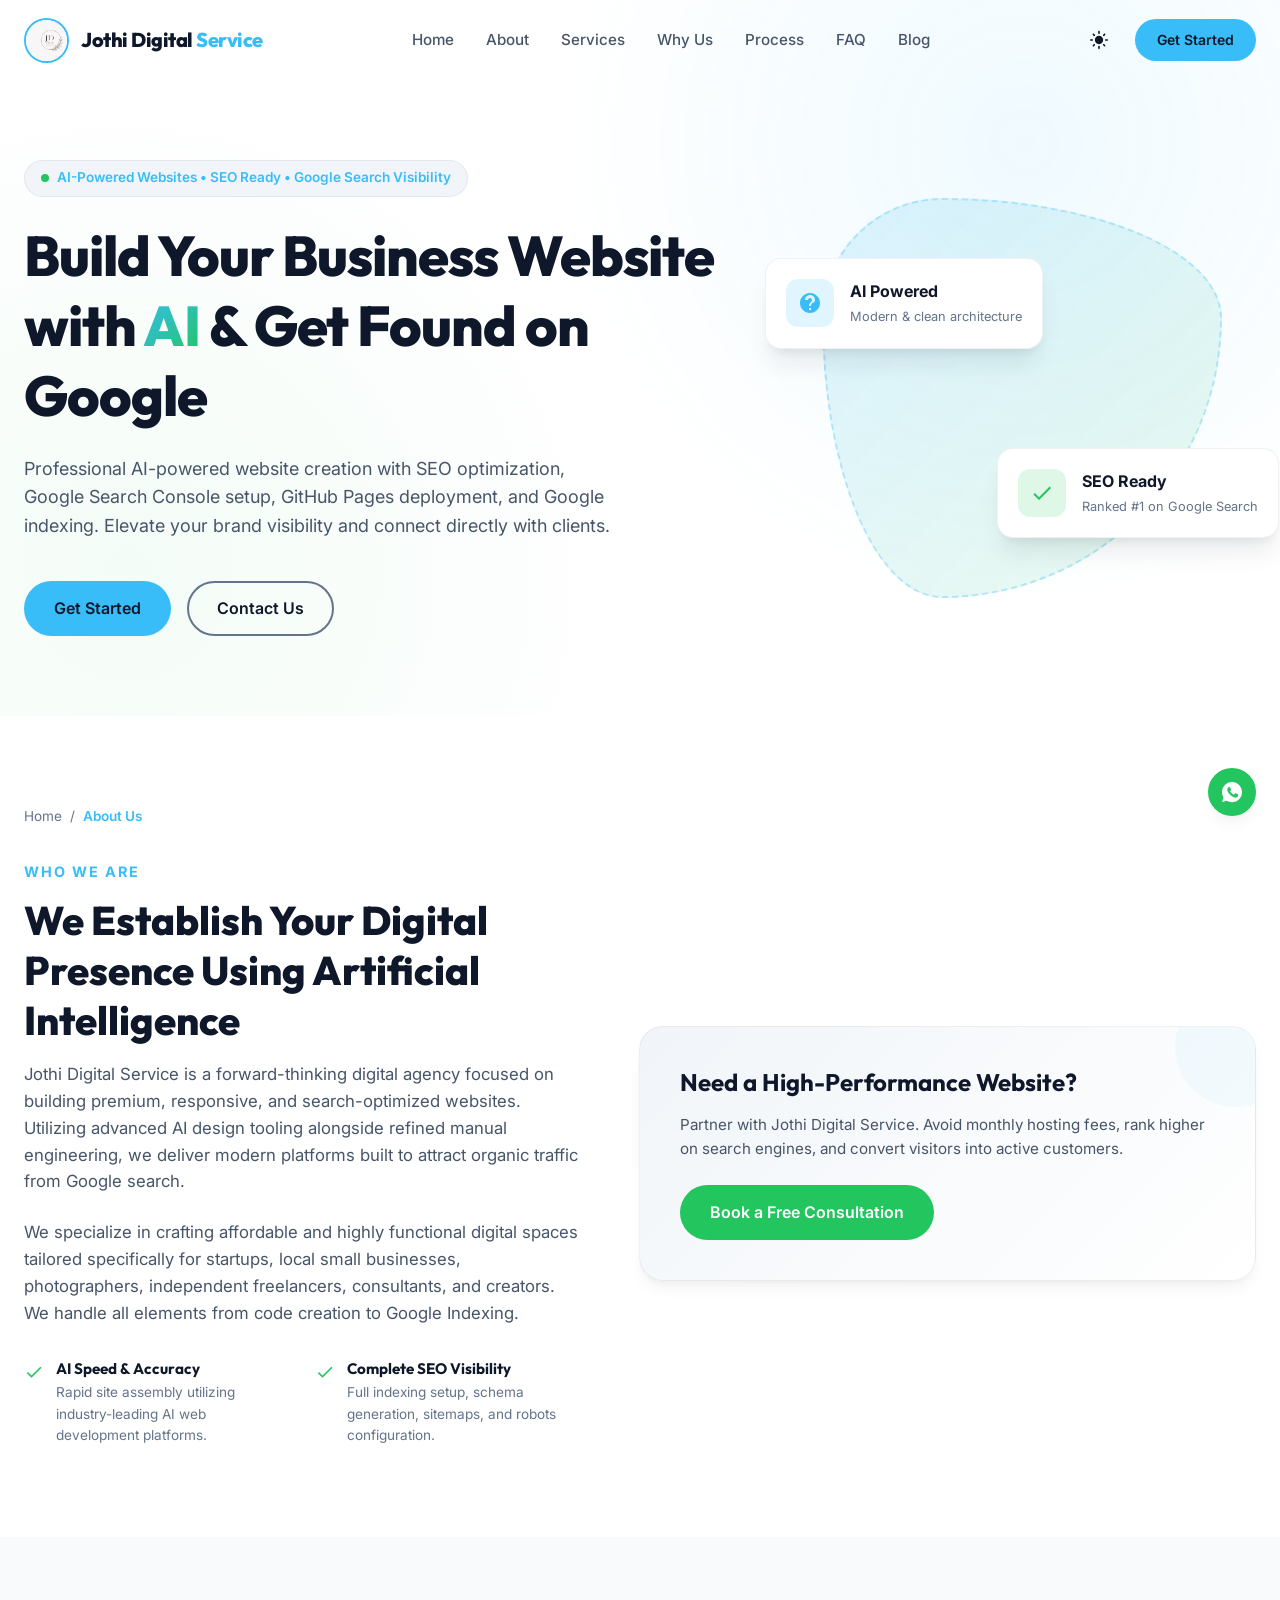
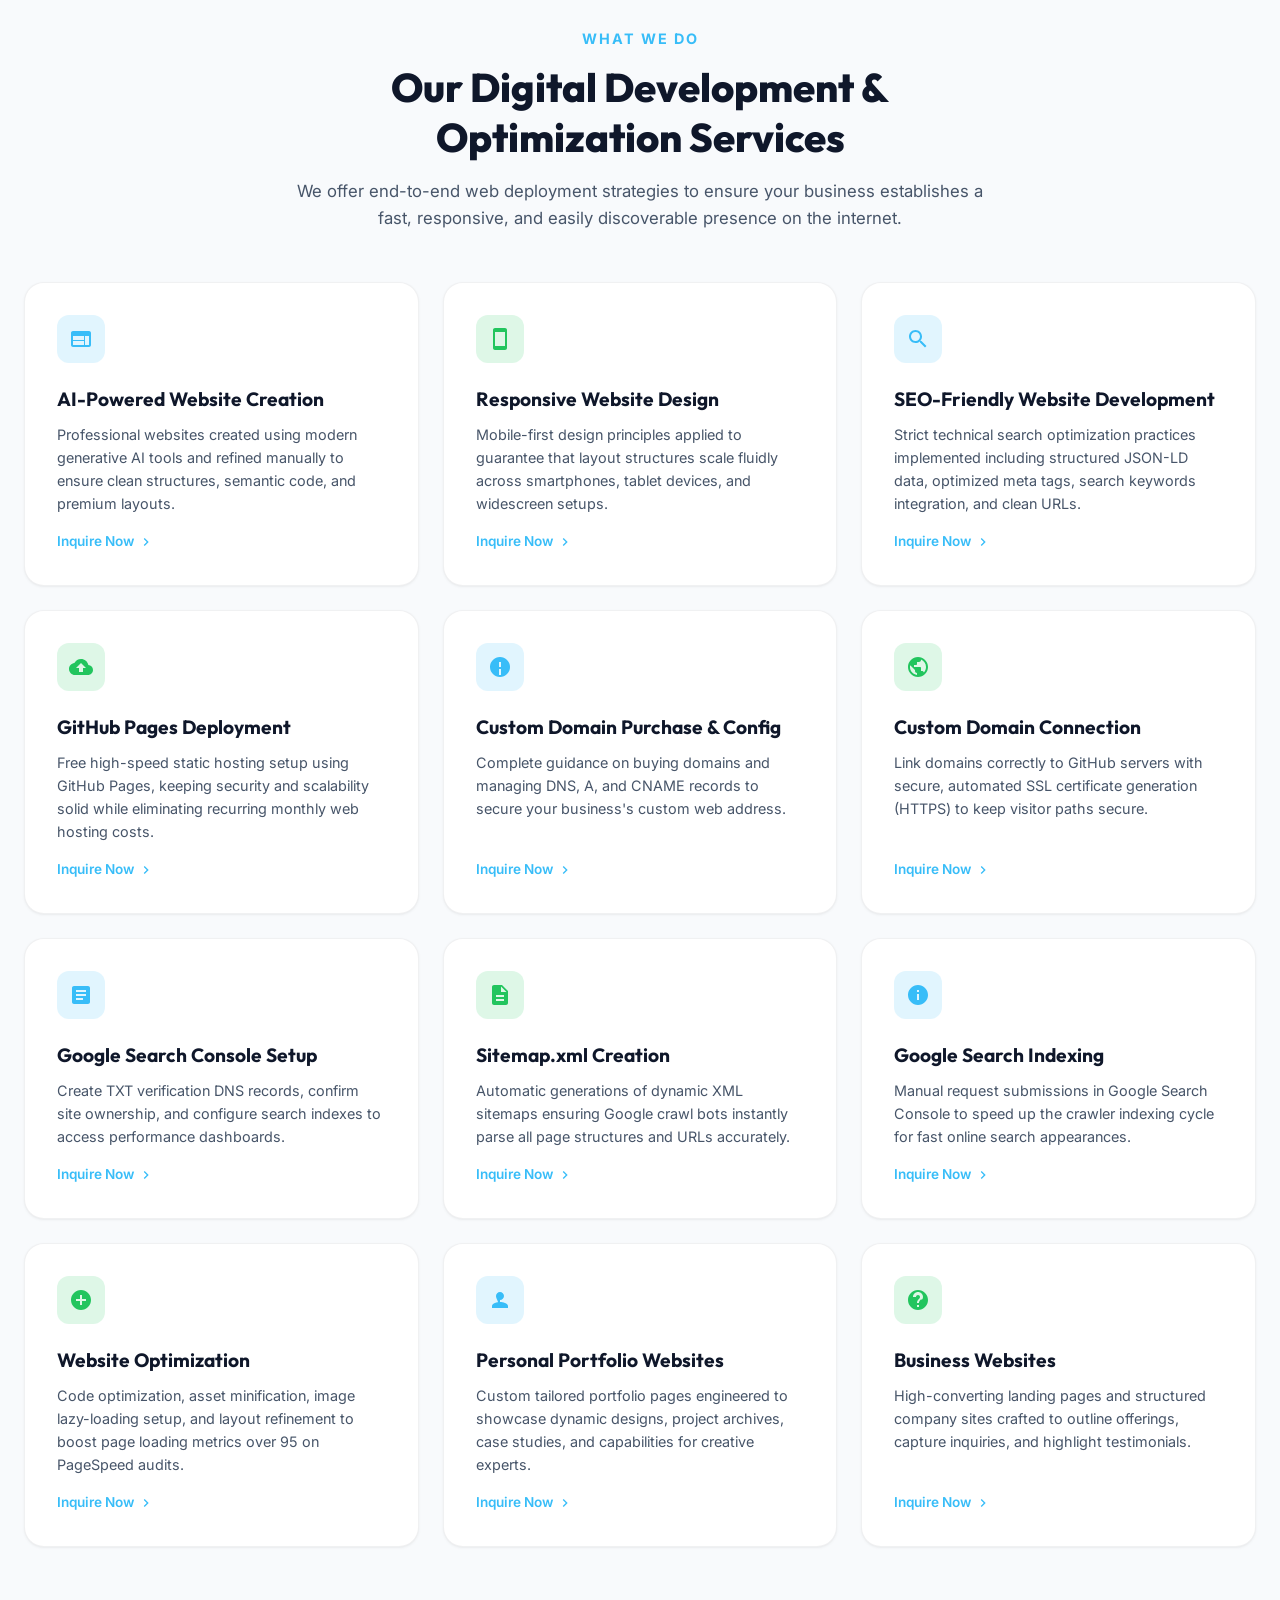
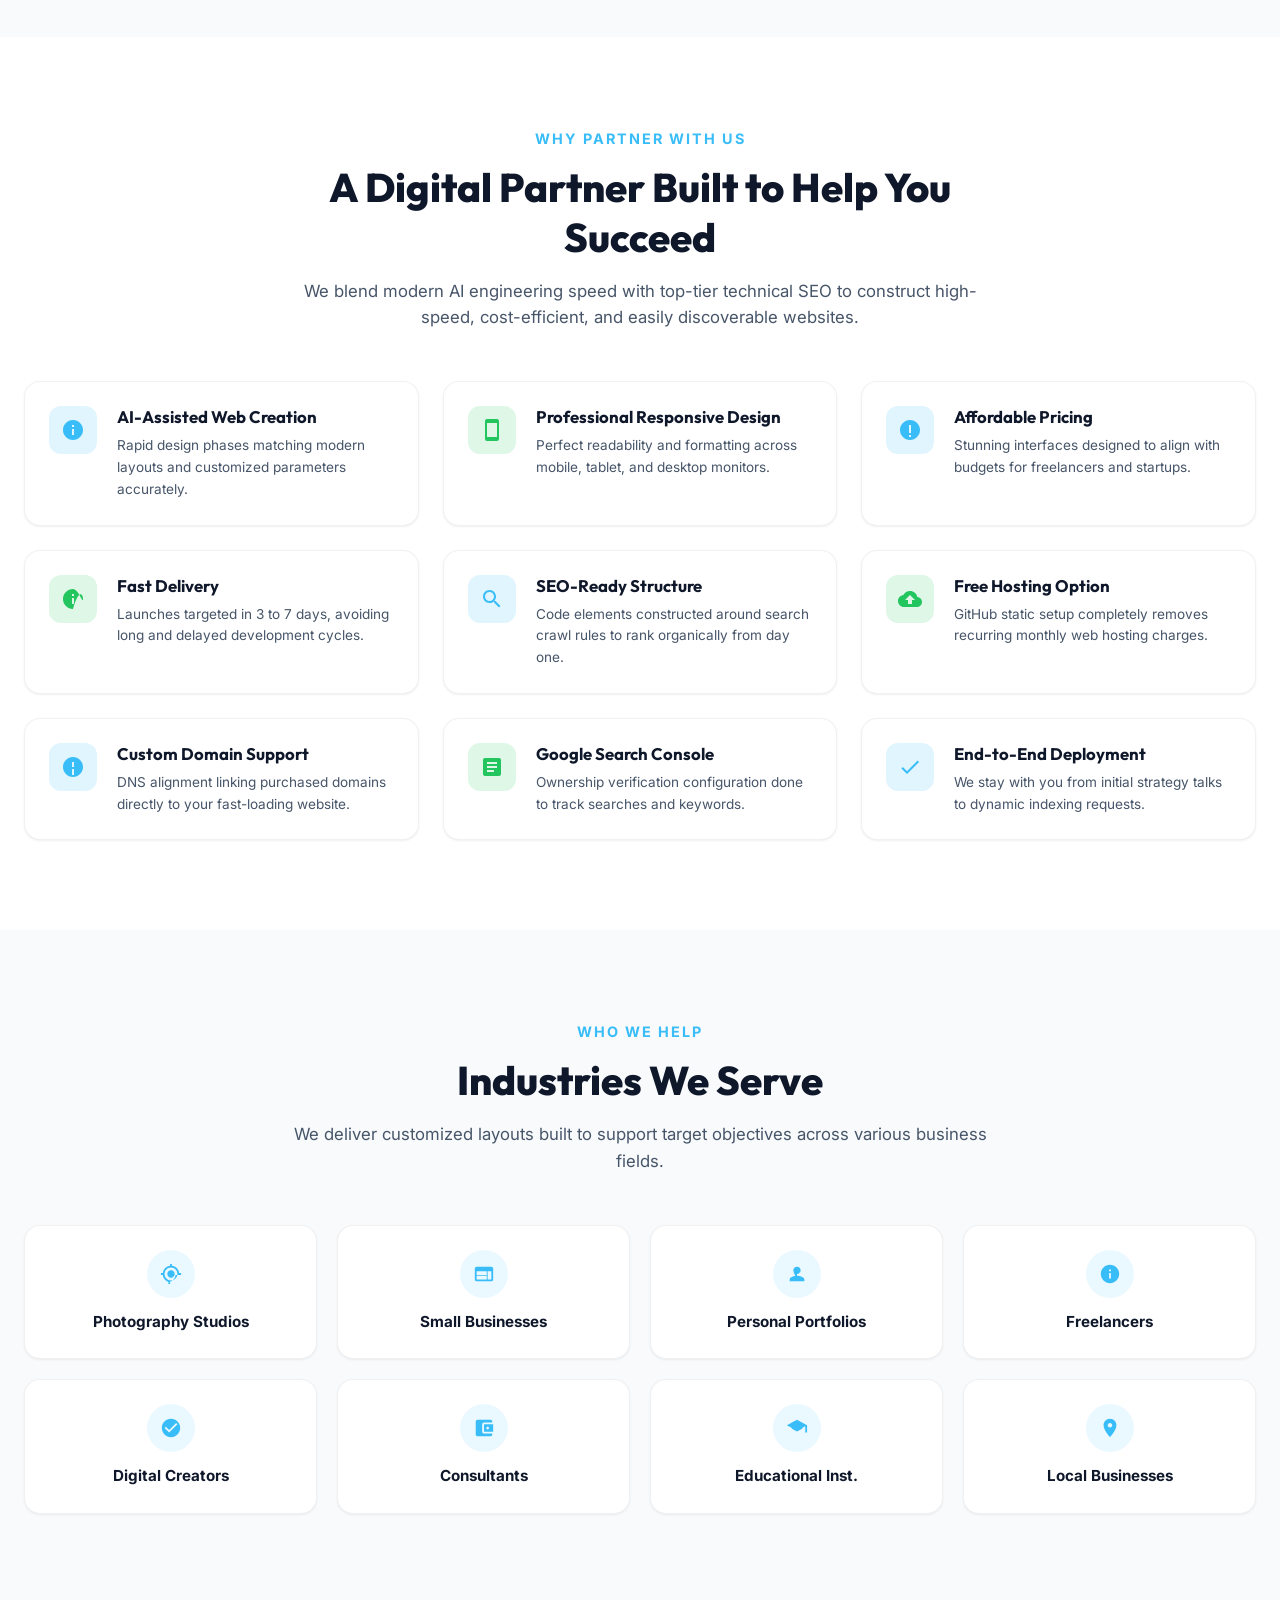
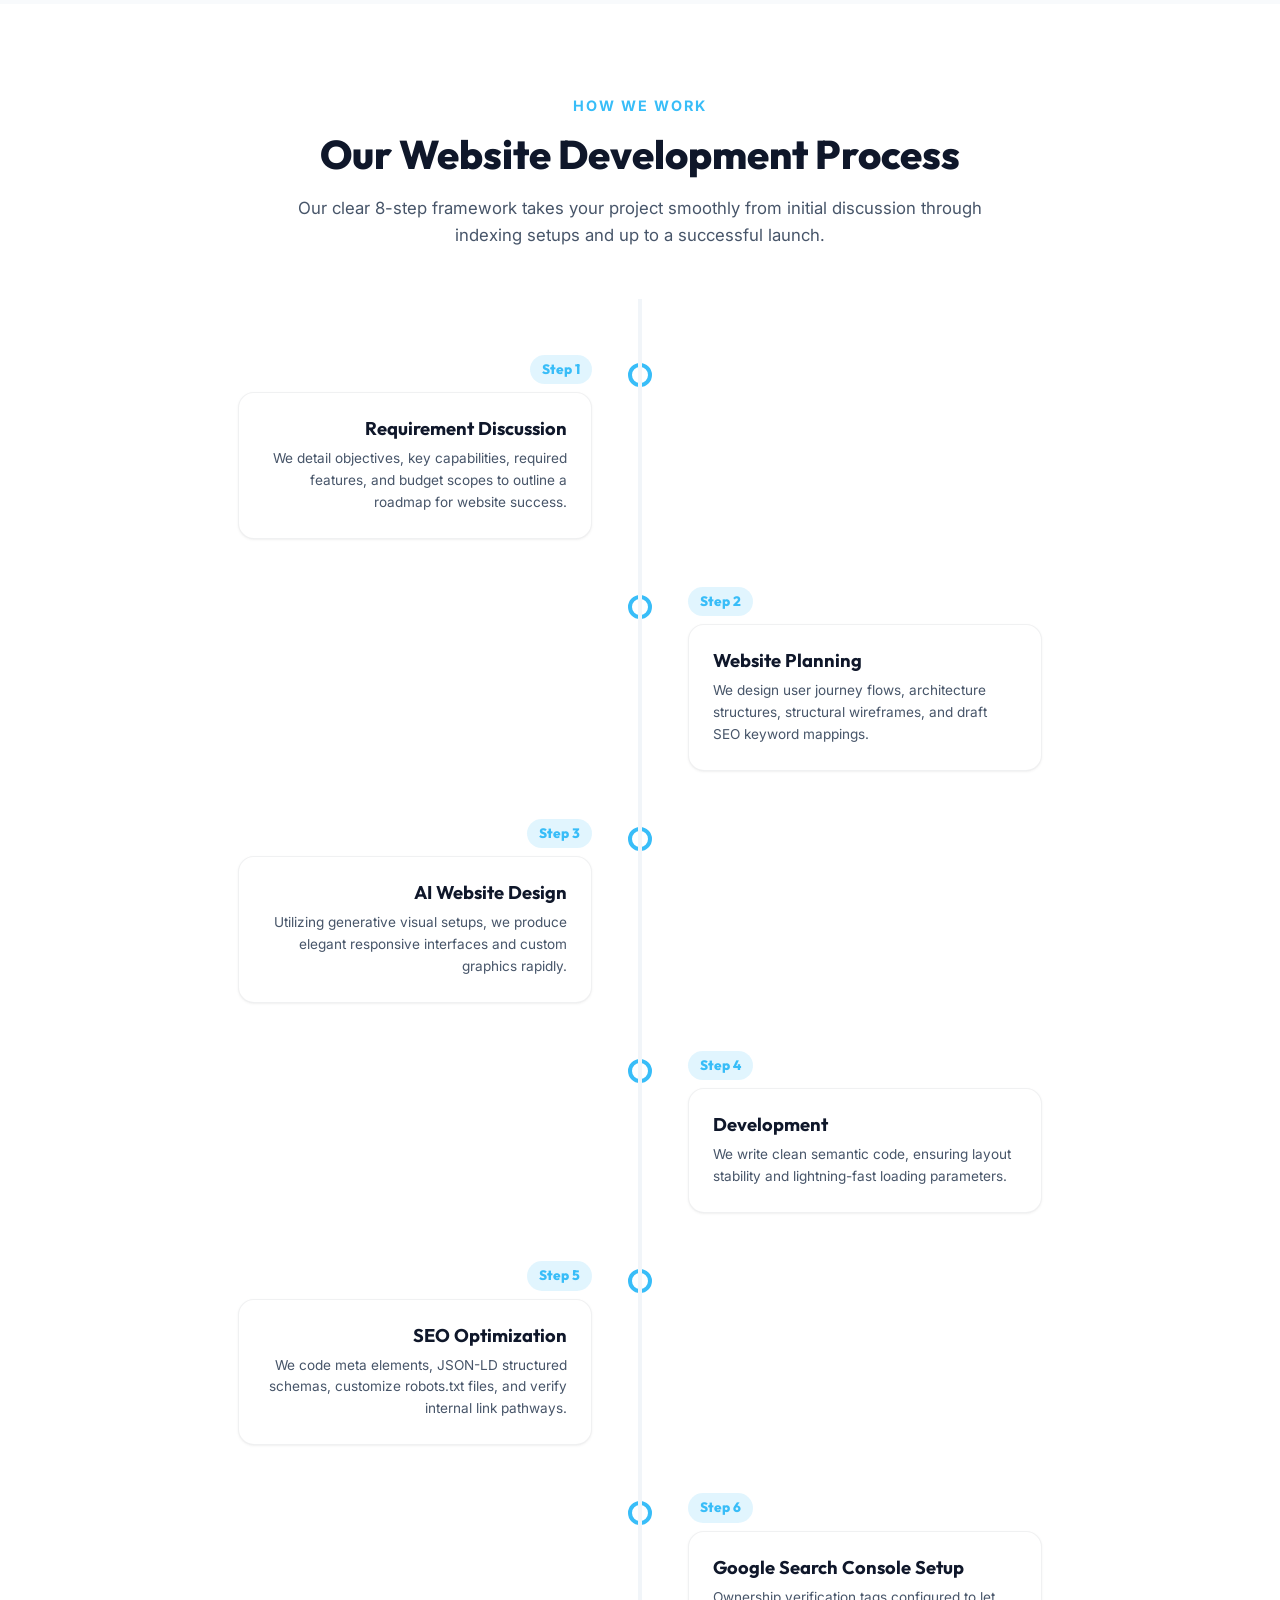
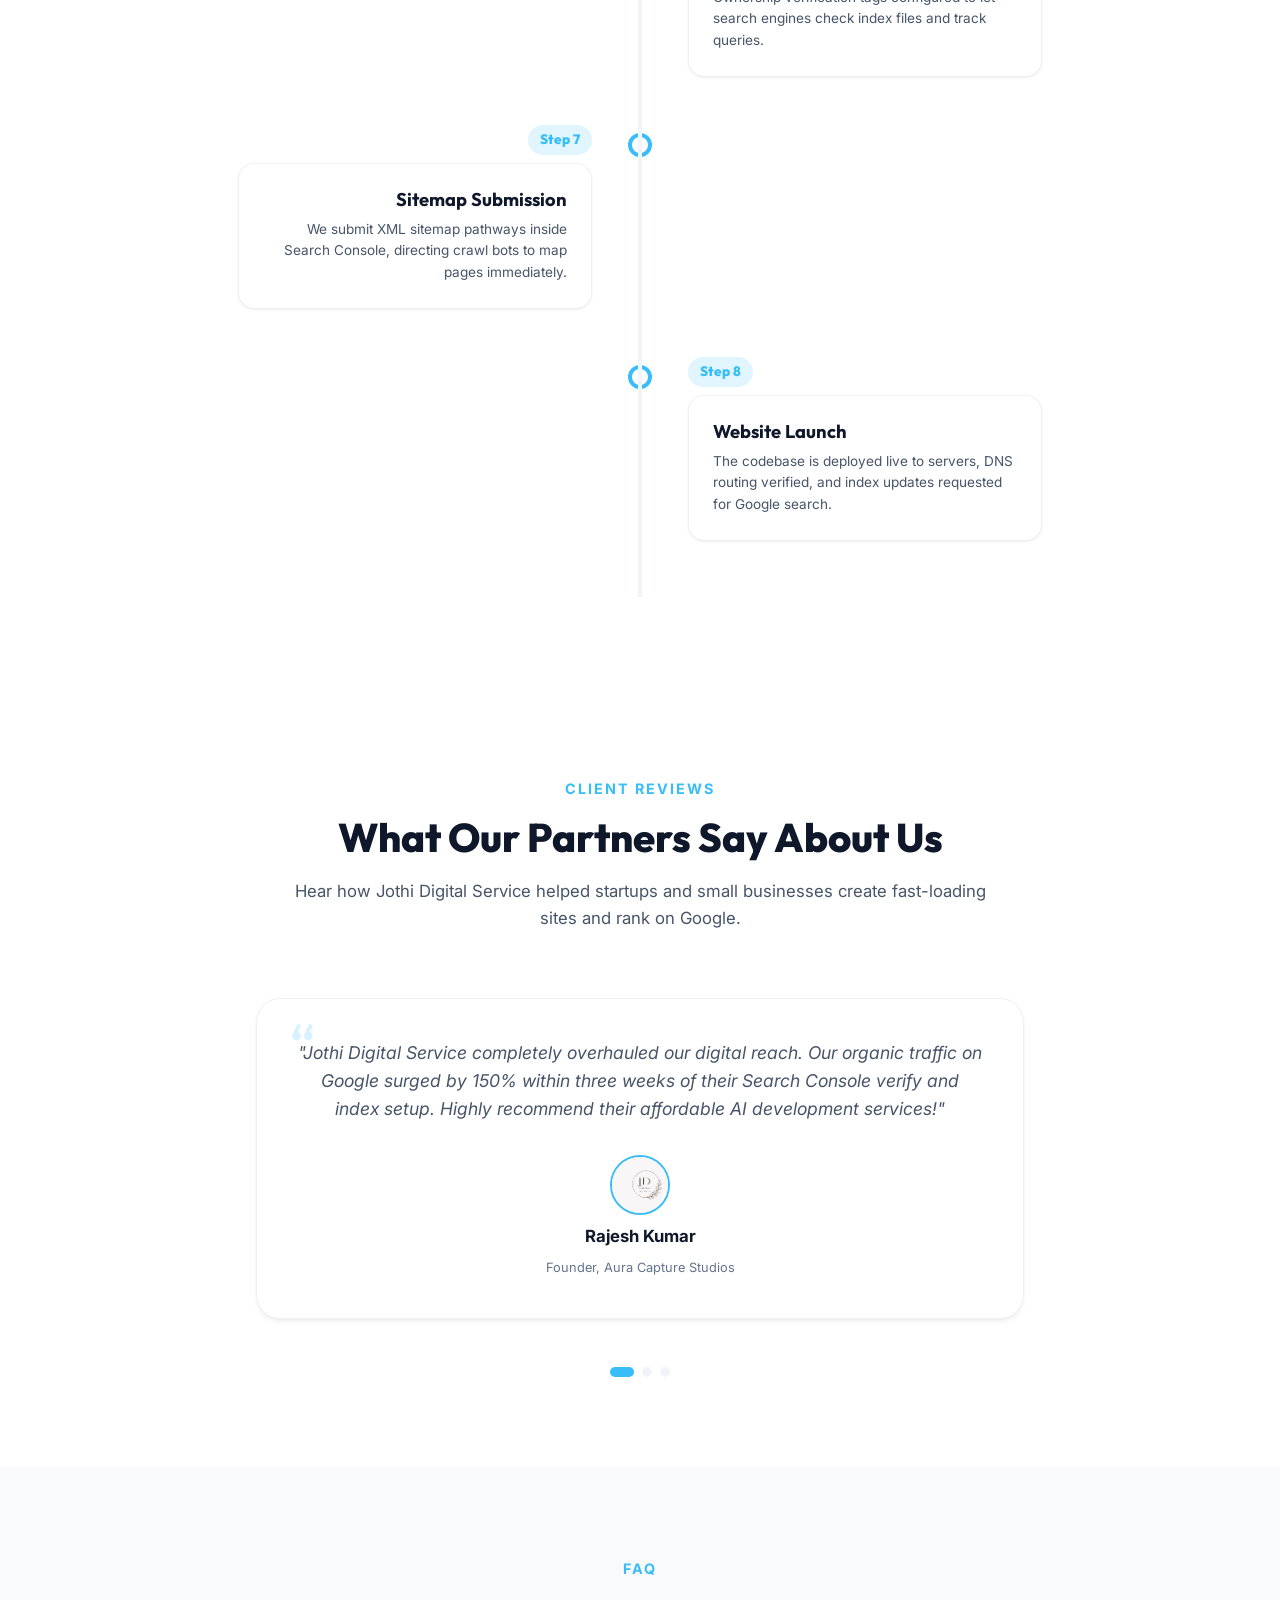
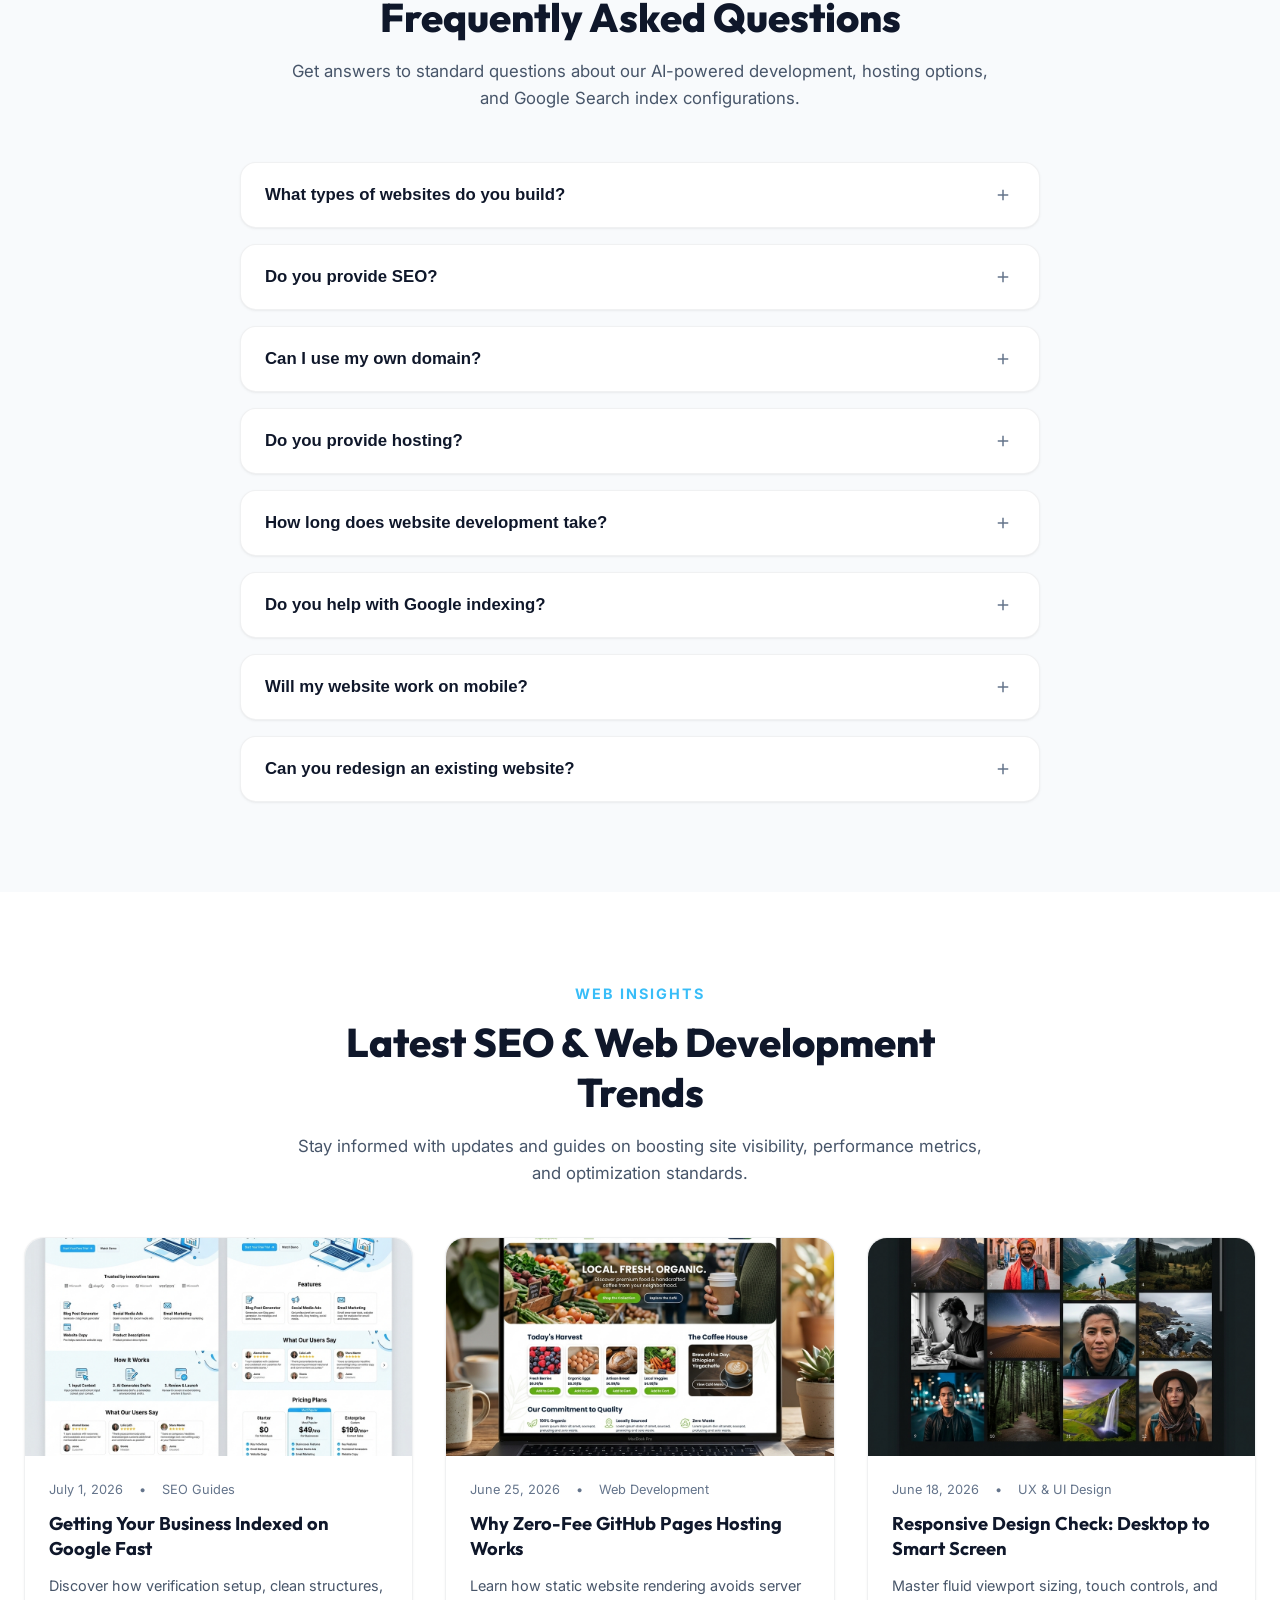
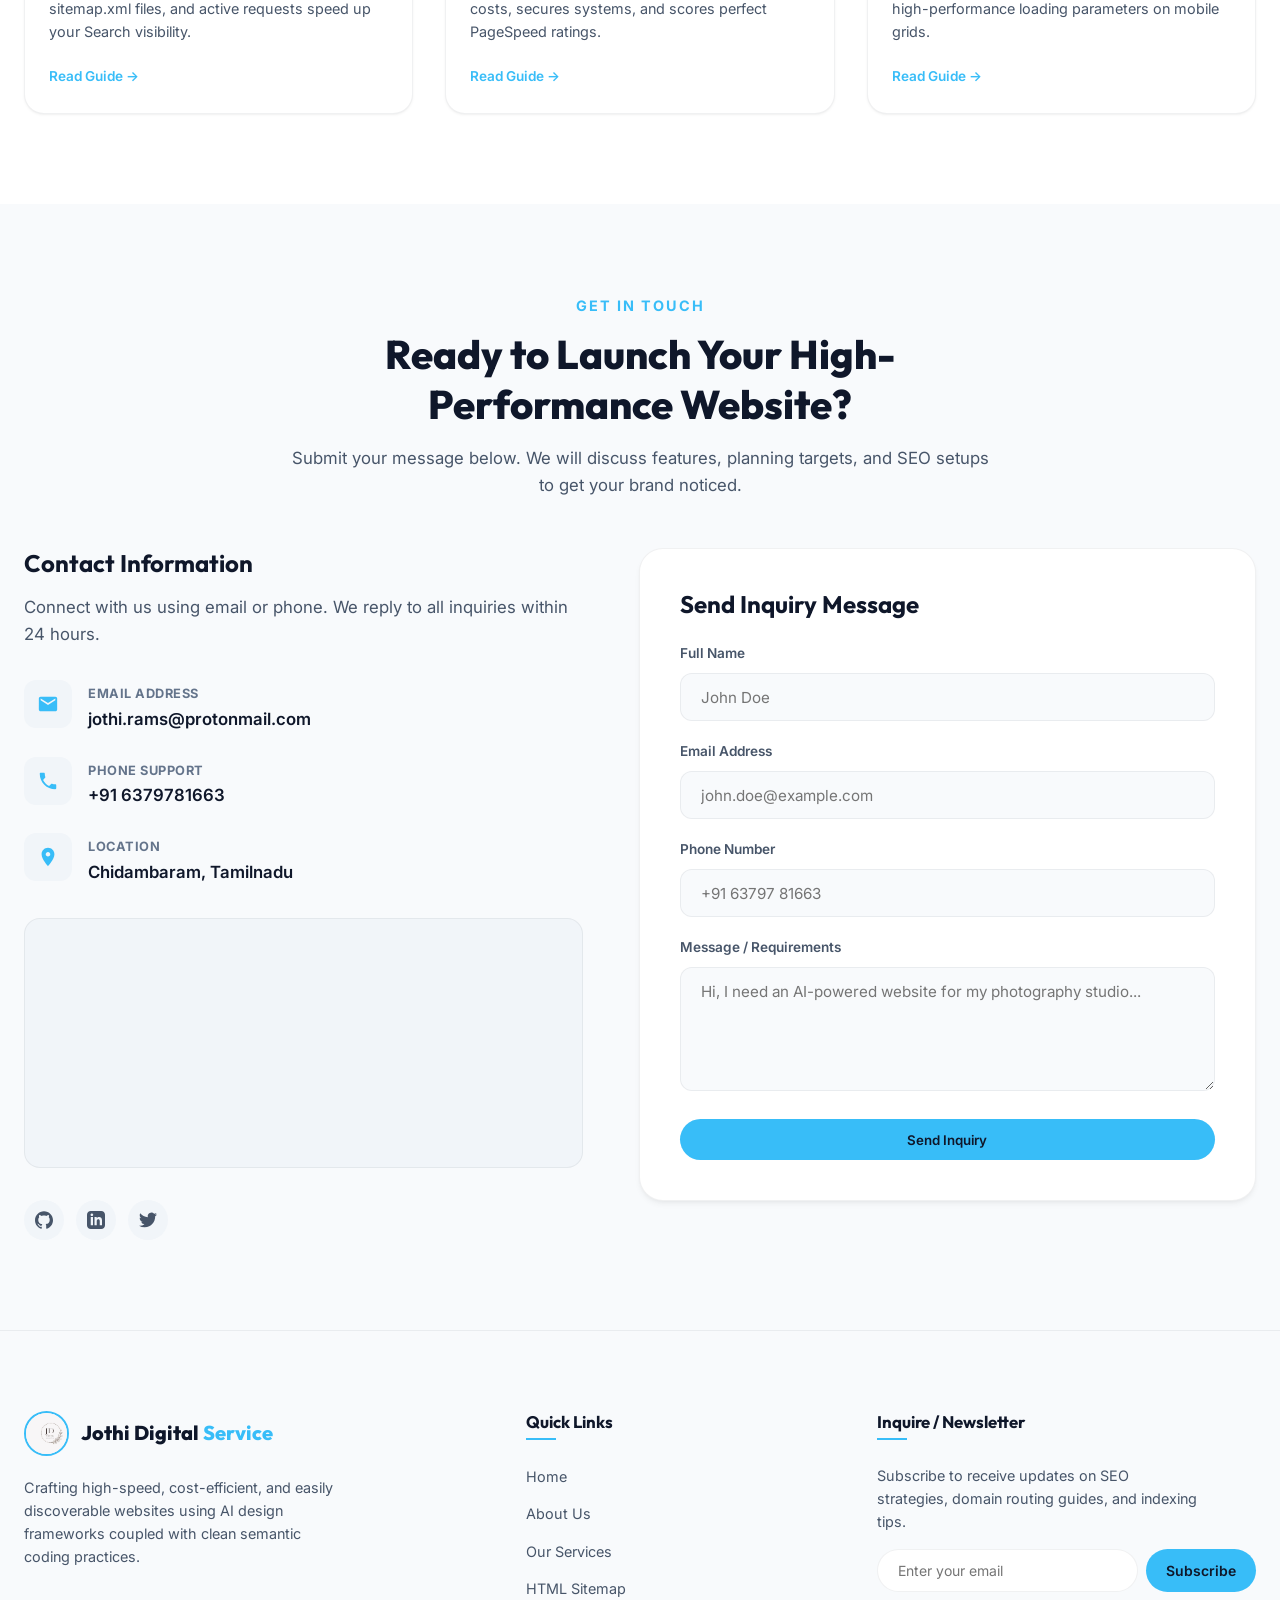
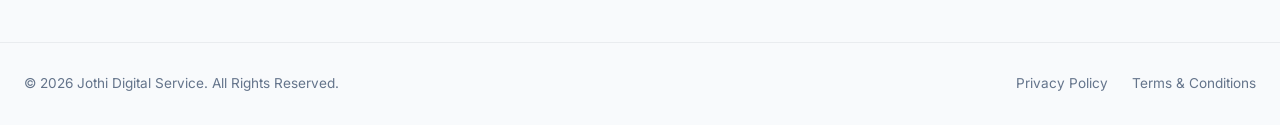
<file: index.html>
<!DOCTYPE html>
<html lang="en">
<head>
  <!-- Global SEO Meta Tags -->
  <meta charset="UTF-8">
  <meta name="viewport" content="width=device-width, initial-scale=1.0">
  <title>Jothi Digital Service - AI-Powered Websites & SEO Agency</title>
  <meta name="description" content="Build stunning AI-powered websites optimized for Google Search ranking. Specialized in SEO setup, sitemap submission, custom domain routing, and Google Search Console property indexing for startups and small businesses.">
  <meta name="keywords" content="AI Website Development, SEO Website Development, Google Search Console Setup, Google Indexing, Website Development Services, Responsive Website Design, GitHub Pages Website, Website SEO Services, Custom Domain Setup, Google Search Visibility, Affordable Website Development, Small Business Website, Photography Studio Website, Professional Website Design">
  <meta name="author" content="Jothi Digital Service">
  <link rel="canonical" href="https://jothidigital.com/">
  <meta name="robots" content="index, follow">

  <!-- Open Graph / Facebook -->
  <meta property="og:type" content="website">
  <meta property="og:url" content="https://jothidigital.com/">
  <meta property="og:title" content="Jothi Digital Service - AI-Powered Websites & SEO Visibility">
  <meta property="og:description" content="Professional AI-powered website creation with full SEO optimization, Google Search Console setup, sitemap indexing, and free GitHub Pages hosting.">
  <meta property="og:image" content="https://jothidigital.com/Image/og-image.png">

  <!-- Twitter Card -->
  <meta property="twitter:card" content="summary_large_image">
  <meta property="twitter:url" content="https://jothidigital.com/">
  <meta property="twitter:title" content="Jothi Digital Service - AI-Powered Websites & SEO Visibility">
  <meta property="twitter:description" content="Professional AI-powered website creation with full SEO optimization, Google Search Console setup, sitemap indexing, and free GitHub Pages hosting.">
  <meta property="twitter:image" content="https://jothidigital.com/Image/og-image.png">

  <!-- Performance Optimization: Fonts Preconnect -->
  <link rel="preconnect" href="https://fonts.googleapis.com">
  <link rel="preconnect" href="https://fonts.gstatic.com" crossorigin>
  
  <!-- CSS Styles -->
  <link rel="stylesheet" href="css/style.css">

  <!-- Favicon Reference -->
  <link rel="icon" type="image/jpeg" href="Image/logo.jpg">

  <!-- Structured Data JSON-LD Schemas -->
  <!-- 1. Organization & Website Schemas -->
  <script type="application/ld+json">
  {
    "@context": "https://schema.org",
    "@graph": [
      {
        "@type": "Organization",
        "@id": "https://jothidigital.com/#organization",
        "name": "Jothi Digital Service",
        "url": "https://jothidigital.com",
        "logo": "https://jothidigital.com/Image/logo.jpg",
        "contactPoint": {
          "@type": "ContactPoint",
          "telephone": "+91-6379781663",
          "contactType": "customer service",
          "email": "jothi.rams@protonmail.com",
          "areaServed": "IN",
          "availableLanguage": ["English", "Tamil"]
        }
      },
      {
        "@type": "WebSite",
        "@id": "https://jothidigital.com/#website",
        "url": "https://jothidigital.com",
        "name": "Jothi Digital Service",
        "description": "AI-Powered Websites, SEO Ready, Google Search Visibility",
        "publisher": {
          "@id": "https://jothidigital.com/#organization"
        }
      }
    ]
  }
  </script>

  <!-- 2. Local Business Schema -->
  <script type="application/ld+json">
  {
    "@context": "https://schema.org",
    "@type": "LocalBusiness",
    "@id": "https://jothidigital.com/#localbusiness",
    "name": "Jothi Digital Service",
    "image": "https://jothidigital.com/Image/logo.jpg",
    "telephone": "+916379781663",
    "email": "jothi.rams@protonmail.com",
    "address": {
      "@type": "PostalAddress",
      "addressLocality": "Chidambaram",
      "addressRegion": "Tamilnadu",
      "addressCountry": "IN"
    },
    "geo": {
      "@type": "GeoCoordinates",
      "latitude": "11.3992817",
      "longitude": "79.6896263"
    },
    "priceRange": "$$"
  }
  </script>

  <!-- 3. Service Schema -->
  <script type="application/ld+json">
  {
    "@context": "https://schema.org",
    "@type": "Service",
    "serviceType": "AI Website Development and SEO Services",
    "provider": {
      "@type": "LocalBusiness",
      "name": "Jothi Digital Service"
    },
    "areaServed": {
      "@type": "Country",
      "name": "India"
    },
    "hasOfferCatalog": {
      "@type": "OfferCatalog",
      "name": "Digital Web Solutions",
      "itemListElement": [
        {
          "@type": "Offer",
          "itemOffered": {
            "@type": "Service",
            "name": "AI-Powered Website Creation",
            "description": "Professional websites built using state-of-the-art AI development tools."
          }
        },
        {
          "@type": "Offer",
          "itemOffered": {
            "@type": "Service",
            "name": "Google Search Console Setup & Indexing",
            "description": "Verification, sitemap creation, and forced indexing for instant visibility."
          }
        }
      ]
    }
  }
  </script>

  <!-- 4. Contact Schema -->
  <script type="application/ld+json">
  {
    "@context": "https://schema.org",
    "@type": "ContactPage",
    "name": "Contact Jothi Digital Service",
    "description": "Get in touch with Jothi Digital Service via phone, email, or our inquiry form for website creation and SEO optimization services.",
    "url": "https://jothidigital.com/#contact"
  }
  </script>

  <!-- 5. FAQ Schema -->
  <script type="application/ld+json">
  {
    "@context": "https://schema.org",
    "@type": "FAQPage",
    "mainEntity": [
      {
        "@type": "Question",
        "name": "What types of websites do you build?",
        "acceptedAnswer": {
          "@type": "Answer",
          "text": "We build premium business sites, personal portfolios, landing pages, corporate pages, and customized blog structures utilizing modern technology stacks and AI-assisted design workflows."
        }
      },
      {
        "@type": "Question",
        "name": "Do you provide SEO?",
        "acceptedAnswer": {
          "@type": "Answer",
          "text": "Yes, we build technical SEO best practices into the core structure of your website, including meta tags, semantic HTML markup, performance optimizations, XML sitemaps, robots.txt, and structured JSON-LD schemas."
        }
      },
      {
        "@type": "Question",
        "name": "Can I use my own domain?",
        "acceptedAnswer": {
          "@type": "Answer",
          "text": "Absolutely. We guide you on domain purchase (Namecheap, GoDaddy, etc.) and fully configure the domain settings to link your website to your custom address."
        }
      },
      {
        "@type": "Question",
        "name": "Do you provide hosting?",
        "acceptedAnswer": {
          "@type": "Answer",
          "text": "Yes, we set up secure, high-speed, free static hosting using GitHub Pages, which completely eliminates monthly hosting fees while maintaining lightning-fast performance."
        }
      },
      {
        "@type": "Question",
        "name": "How long does website development take?",
        "acceptedAnswer": {
          "@type": "Answer",
          "text": "A standard landing page or portfolio takes 3 to 5 days, while complex multi-page business websites are usually completed, optimized, and ready for launch within 7 to 10 days."
        }
      },
      {
        "@type": "Question",
        "name": "Do you help with Google indexing?",
        "acceptedAnswer": {
          "@type": "Answer",
          "text": "Yes, we set up your Google Search Console account, verify your site ownership, submit sitemaps, and directly request Google indexing to get your site found fast."
        }
      },
      {
        "@type": "Question",
        "name": "Will my website work on mobile?",
        "acceptedAnswer": {
          "@type": "Answer",
          "text": "Yes, all our websites are developed with a mobile-first responsive strategy, ensuring perfect layouts, proportions, and speeds across all modern smart devices."
        }
      },
      {
        "@type": "Question",
        "name": "Can you redesign an existing website?",
        "acceptedAnswer": {
          "@type": "Answer",
          "text": "Yes. We can migrate your outdated site to a clean, fast-loading, mobile-friendly codebase, keeping your existing URLs intact where possible to maintain SEO rankings."
        }
      }
    ]
  }
  </script>

  <!-- 6. Breadcrumbs Schema -->
  <script type="application/ld+json">
  {
    "@context": "https://schema.org",
    "@type": "BreadcrumbList",
    "itemListElement": [
      {
        "@type": "ListItem",
        "position": 1,
        "name": "Home",
        "item": "https://jothidigital.com/"
      }
    ]
  }
  </script>
</head>
<body>

  <!-- Loading Animation Overlay -->
  <div class="loading-overlay" id="loadingOverlay" role="presentation">
    <div class="loading-spinner" aria-label="Loading Jothi Digital Service website"></div>
  </div>

  <!-- Header Navigation -->
  <header class="header" id="header">
    <div class="container nav" role="navigation" aria-label="Main Navigation">
      <a href="#home" class="logo-container" aria-label="Jothi Digital Service Home">
        <img class="logo-img" src="image/logo.jpg" alt="Jothi Digital Service Logo" width="45" height="45" loading="eager">
        <span class="logo-text">Jothi Digital<span class="logo-accent"> Service</span></span>
      </a>

      <!-- Desktop Navigation Menu -->
      <ul class="nav-menu" role="menubar">
        <li role="none"><a class="nav-link" href="#home" role="menuitem">Home</a></li>
        <li role="none"><a class="nav-link" href="#about" role="menuitem">About</a></li>
        <li role="none"><a class="nav-link" href="#services" role="menuitem">Services</a></li>
        <li role="none"><a class="nav-link" href="#why-choose-us" role="menuitem">Why Us</a></li>
        <li role="none"><a class="nav-link" href="#process" role="menuitem">Process</a></li>
        <li role="none"><a class="nav-link" href="#faq" role="menuitem">FAQ</a></li>
        <li role="none"><a class="nav-link" href="#blog" role="menuitem">Blog</a></li>
      </ul>

      <div class="nav-actions">
        <!-- Dark Mode Toggle Button -->
        <button class="theme-toggle" id="themeToggle" aria-label="Toggle light and dark mode toggle" title="Toggle theme">
          <!-- Sun Icon (displayed in dark mode) -->
          <svg class="sun-icon" viewBox="0 0 24 24" xmlns="http://www.w3.org/2000/svg">
            <path d="M12 7c-2.76 0-5 2.24-5 5s2.24 5 5 5 5-2.24 5-5-2.24-5-5-5zM2 13h2c.55 0 1-.45 1-1s-.45-1-1-1H2c-.55 0-1 .45-1 1s.45 1 1 1zm18 0h2c.55 0 1-.45 1-1s-.45-1-1-1h-2c-.55 0-1 .45-1 1s.45 1 1 1zM11 2v2c0 .55.45 1 1 1s1-.45 1-1V2c0-.55-.45-1-1-1s-1 .45-1 1zm0 18v2c0 .55.45 1 1 1s1-.45 1-1v-2c0-.55-.45-1-1-1s-1 .45-1 1zM5.99 4.58c-.39-.39-1.03-.39-1.41 0s-.39 1.03 0 1.41l1.06 1.06c.39.39 1.03.39 1.41 0s.39-1.03 0-1.41L5.99 4.58zm12.37 12.37c-.39-.39-1.03-.39-1.41 0s-.39 1.03 0 1.41l1.06 1.06c.39.39 1.03.39 1.41 0s.39-1.03 0-1.41l-1.06-1.06zm1.06-12.37c-.39-.39-1.03-.39-1.41 0l-1.06 1.06c-.39.39-.39 1.03 0 1.41s1.03.39 1.41 0l1.06-1.06c.39-.38.39-1.02 0-1.41zm-12.37 12.37c-.39-.39-1.03-.39-1.41 0l-1.06 1.06c-.39.39-.39 1.03 0 1.41s1.03.39 1.41 0l1.06-1.06c.39-.38.39-1.02 0-1.41z"/>
          </svg>
          <!-- Moon Icon (displayed in light mode) -->
          <svg class="moon-icon" viewBox="0 0 24 24" xmlns="http://www.w3.org/2000/svg">
            <path d="M12.3 22c5.05 0 9.16-4.1 9.16-9.15 0-3.08-1.5-5.8-3.87-7.46-.57-.4-1.35-.02-1.35.68v.17c0 4.86-3.95 8.8-8.8 8.8-.76 0-1.5-.1-2.22-.28-.7-.18-1.22.5-1 1.15.93 2.72 3.5 4.67 6.55 4.67.14 0 .28 0 .42-.03-.02.43-.03.86-.03 1.28v.16c0 .77.87 1.14 1.34.68.7-.68 1.44-1.46 2.1-2.24z"/>
          </svg>
        </button>

        <a href="#contact" class="btn btn-primary btn-sm" aria-label="Get Started with Jothi Digital Service">Get Started</a>
        
        <!-- Mobile hamburger menu toggle -->
        <button class="mobile-menu-toggle" id="mobileMenuToggle" aria-label="Open mobile menu" aria-expanded="false">
          <span></span>
          <span></span>
          <span></span>
        </button>
      </div>
    </div>
  </header>

  <!-- Mobile Dropdown Navigation Menu -->
  <nav class="mobile-nav" id="mobileNav" aria-label="Mobile Navigation Menu">
    <a class="mobile-nav-link" href="#home">Home</a>
    <a class="mobile-nav-link" href="#about">About</a>
    <a class="mobile-nav-link" href="#services">Services</a>
    <a class="mobile-nav-link" href="#why-choose-us">Why Us</a>
    <a class="mobile-nav-link" href="#process">Process</a>
    <a class="mobile-nav-link" href="#faq">FAQ</a>
    <a class="mobile-nav-link" href="#blog">Blog</a>
    <a class="mobile-nav-link" href="#contact">Contact Us</a>
  </nav>

  <!-- Hero Section -->
  <section class="hero" id="home">
    <div class="container hero-grid">
      <div>
        <div class="hero-tag">
          <span></span>
          AI-Powered Websites • SEO Ready • Google Search Visibility
        </div>
        <h1 class="hero-title">Build Your Business Website with <span>AI</span> & Get Found on Google</h1>
        <p class="hero-subtitle">Professional AI-powered website creation with SEO optimization, Google Search Console setup, GitHub Pages deployment, and Google indexing. Elevate your brand visibility and connect directly with clients.</p>
        <div class="hero-ctas">
          <a href="#contact" class="btn btn-primary" aria-label="Get Started on your AI website design">Get Started</a>
          <a href="#about" class="btn btn-secondary" aria-label="Learn more about our website design services">Contact Us</a>
        </div>
      </div>
      <div class="hero-visual animate-on-scroll">
        <div class="hero-cube"></div>
        <div class="hero-visual-card card-1">
          <div class="icon-box icon-sky">
            <svg viewBox="0 0 24 24" xmlns="http://www.w3.org/2000/svg">
              <path d="M12 2C6.48 2 2 6.48 2 12s4.48 10 10 10 10-4.48 10-10S17.52 2 12 2zm1 17h-2v-2h2v2zm2.07-7.75l-.9.92C13.45 12.9 13 13.5 13 15h-2v-.5c0-1.1.45-2.1 1.17-2.83l1.24-1.26c.37-.36.59-.86.59-1.41 0-1.1-.9-2-2-2s-2 .9-2 2H7c0-2.76 2.24-5 5-5s5 2.24 5 5c0 1.04-.42 1.99-1.07 2.75z"/>
            </svg>
          </div>
          <div>
            <div class="card-title">AI Powered</div>
            <div class="card-desc">Modern & clean architecture</div>
          </div>
        </div>
        <div class="hero-visual-card card-2">
          <div class="icon-box icon-green">
            <svg viewBox="0 0 24 24" xmlns="http://www.w3.org/2000/svg">
              <path d="M9 16.17L4.83 12l-1.42 1.41L9 19 21 7l-1.41-1.41z"/>
            </svg>
          </div>
          <div>
            <div class="card-title">SEO Ready</div>
            <div class="card-desc">Ranked #1 on Google Search</div>
          </div>
        </div>
      </div>
    </div>
  </section>



  <!-- About Us Section -->
  <section class="section" id="about">
    <div class="container">
      <!-- Breadcrumb Navigation -->
      <nav class="breadcrumb" aria-label="Breadcrumb">
        <a href="#home" class="breadcrumb-item">Home</a>
        <span class="breadcrumb-item active" aria-current="page">About Us</span>
      </nav>

      <div class="about-grid">
        <div class="animate-on-scroll">
          <span class="section-subtitle">Who We Are</span>
          <h2 class="section-title">We Establish Your Digital Presence Using Artificial Intelligence</h2>
          <p class="section-desc" style="margin-bottom: 1.5rem;">
            Jothi Digital Service is a forward-thinking digital agency focused on building premium, responsive, and search-optimized websites. Utilizing advanced AI design tooling alongside refined manual engineering, we deliver modern platforms built to attract organic traffic from Google search.
          </p>
          <p class="section-desc">
            We specialize in crafting affordable and highly functional digital spaces tailored specifically for startups, local small businesses, photographers, independent freelancers, consultants, and creators. We handle all elements from code creation to Google Indexing.
          </p>
          
          <div class="about-features">
            <div class="about-feat-item">
              <span class="about-feat-icon">
                <svg viewBox="0 0 24 24" xmlns="http://www.w3.org/2000/svg"><path d="M9 16.2L4.8 12l-1.4 1.4L9 19 21 7l-1.4-1.4L9 16.2z"/></svg>
              </span>
              <div>
                <h3 class="about-feat-title">AI Speed & Accuracy</h3>
                <p class="about-feat-desc">Rapid site assembly utilizing industry-leading AI web development platforms.</p>
              </div>
            </div>
            <div class="about-feat-item">
              <span class="about-feat-icon">
                <svg viewBox="0 0 24 24" xmlns="http://www.w3.org/2000/svg"><path d="M9 16.2L4.8 12l-1.4 1.4L9 19 21 7l-1.4-1.4L9 16.2z"/></svg>
              </span>
              <div>
                <h3 class="about-feat-title">Complete SEO Visibility</h3>
                <p class="about-feat-desc">Full indexing setup, schema generation, sitemaps, and robots configuration.</p>
              </div>
            </div>
          </div>
        </div>

        <div class="animate-on-scroll anim-delay-2">
          <div class="about-cta-card">
            <h3 class="about-card-title">Need a High-Performance Website?</h3>
            <p class="about-card-desc">Partner with Jothi Digital Service. Avoid monthly hosting fees, rank higher on search engines, and convert visitors into active customers.</p>
            <a href="#contact" class="btn btn-success" aria-label="Book a free consultation with our team">Book a Free Consultation</a>
          </div>
        </div>
      </div>
    </div>
  </section>

  <!-- Services Section -->
  <section class="section section-secondary" id="services">
    <div class="container">
      <div class="section-header">
        <span class="section-subtitle">What We Do</span>
        <h2 class="section-title">Our Digital Development & Optimization Services</h2>
        <p class="section-desc">We offer end-to-end web deployment strategies to ensure your business establishes a fast, responsive, and easily discoverable presence on the internet.</p>
      </div>

      <div class="services-container">
        
        <!-- Service 1 -->
        <div class="service-card animate-on-scroll">
          <div class="service-icon-wrapper">
            <div class="icon-box icon-sky">
              <svg viewBox="0 0 24 24" xmlns="http://www.w3.org/2000/svg">
                <path d="M20 4H4c-1.1 0-1.99.9-1.99 2L2 18c0 1.1.9 2 2 2h16c1.1 0 2-.9 2-2V6c0-1.1-.9-2-2-2zm-5 14H4v-4h11v4zm0-5H4V9h11v4zm5 5h-4V9h4v9z"/>
              </svg>
            </div>
          </div>
          <h3 class="service-title">AI-Powered Website Creation</h3>
          <p class="service-text">Professional websites created using modern generative AI tools and refined manually to ensure clean structures, semantic code, and premium layouts.</p>
          <a href="#contact" class="service-link">Inquire Now <svg viewBox="0 0 24 24" xmlns="http://www.w3.org/2000/svg"><path d="M8.59 16.59L13.17 12 8.59 7.41 10 6l6 6-6 6-1.41-1.41z"/></svg></a>
        </div>

        <!-- Service 2 -->
        <div class="service-card animate-on-scroll anim-delay-1">
          <div class="service-icon-wrapper">
            <div class="icon-box icon-green">
              <svg viewBox="0 0 24 24" xmlns="http://www.w3.org/2000/svg">
                <path d="M17 1.01L7 1c-1.1 0-2 .9-2 2v18c0 1.1.9 2 2 2h10c1.1 0 2-.9 2-2V3c0-1.1-.9-1.99-2-1.99zM17 19H7V5h10v14z"/>
              </svg>
            </div>
          </div>
          <h3 class="service-title">Responsive Website Design</h3>
          <p class="service-text">Mobile-first design principles applied to guarantee that layout structures scale fluidly across smartphones, tablet devices, and widescreen setups.</p>
          <a href="#contact" class="service-link">Inquire Now <svg viewBox="0 0 24 24" xmlns="http://www.w3.org/2000/svg"><path d="M8.59 16.59L13.17 12 8.59 7.41 10 6l6 6-6 6-1.41-1.41z"/></svg></a>
        </div>

        <!-- Service 3 -->
        <div class="service-card animate-on-scroll anim-delay-2">
          <div class="service-icon-wrapper">
            <div class="icon-box icon-sky">
              <svg viewBox="0 0 24 24" xmlns="http://www.w3.org/2000/svg">
                <path d="M15.5 14h-.79l-.28-.27C15.41 12.59 16 11.11 16 9.5 16 5.91 13.09 3 9.5 3S3 5.91 3 9.5 5.91 16 9.5 16c1.61 0 3.09-.59 4.23-1.57l.27.28v.79l5 4.99L20.49 19l-4.99-5zm-6 0C7.01 14 5 11.99 5 9.5S7.01 5 9.5 5 14 7.01 14 9.5 11.99 14 9.5 14z"/>
              </svg>
            </div>
          </div>
          <h3 class="service-title">SEO-Friendly Website Development</h3>
          <p class="service-text">Strict technical search optimization practices implemented including structured JSON-LD data, optimized meta tags, search keywords integration, and clean URLs.</p>
          <a href="#contact" class="service-link">Inquire Now <svg viewBox="0 0 24 24" xmlns="http://www.w3.org/2000/svg"><path d="M8.59 16.59L13.17 12 8.59 7.41 10 6l6 6-6 6-1.41-1.41z"/></svg></a>
        </div>

        <!-- Service 4 -->
        <div class="service-card animate-on-scroll">
          <div class="service-icon-wrapper">
            <div class="icon-box icon-green">
              <svg viewBox="0 0 24 24" xmlns="http://www.w3.org/2000/svg">
                <path d="M19.35 10.04C18.67 6.59 15.64 4 12 4 9.11 4 6.6 5.64 5.35 8.04 2.34 8.36 0 10.91 0 14c0 3.31 2.69 6 6 6h13c2.76 0 5-2.24 5-5 0-2.64-2.05-4.78-4.65-4.96zM14 13v4h-4v-4H7l5-5 5 5h-3z"/>
              </svg>
            </div>
          </div>
          <h3 class="service-title">GitHub Pages Deployment</h3>
          <p class="service-text">Free high-speed static hosting setup using GitHub Pages, keeping security and scalability solid while eliminating recurring monthly web hosting costs.</p>
          <a href="#contact" class="service-link">Inquire Now <svg viewBox="0 0 24 24" xmlns="http://www.w3.org/2000/svg"><path d="M8.59 16.59L13.17 12 8.59 7.41 10 6l6 6-6 6-1.41-1.41z"/></svg></a>
        </div>

        <!-- Service 5 -->
        <div class="service-card animate-on-scroll anim-delay-1">
          <div class="service-icon-wrapper">
            <div class="icon-box icon-sky">
              <svg viewBox="0 0 24 24" xmlns="http://www.w3.org/2000/svg">
                <path d="M12 2C6.48 2 2 6.48 2 12s4.48 10 10 10 10-4.48 10-10S17.52 2 12 2zm1 18h-2v-6h2v6zm0-8h-2V7h2v5z"/>
              </svg>
            </div>
          </div>
          <h3 class="service-title">Custom Domain Purchase & Config</h3>
          <p class="service-text">Complete guidance on buying domains and managing DNS, A, and CNAME records to secure your business's custom web address.</p>
          <a href="#contact" class="service-link">Inquire Now <svg viewBox="0 0 24 24" xmlns="http://www.w3.org/2000/svg"><path d="M8.59 16.59L13.17 12 8.59 7.41 10 6l6 6-6 6-1.41-1.41z"/></svg></a>
        </div>

        <!-- Service 6 -->
        <div class="service-card animate-on-scroll anim-delay-2">
          <div class="service-icon-wrapper">
            <div class="icon-box icon-green">
              <svg viewBox="0 0 24 24" xmlns="http://www.w3.org/2000/svg">
                <path d="M12 2C6.48 2 2 6.48 2 12s4.48 10 10 10 10-4.48 10-10S17.52 2 12 2zm-1 17.93c-3.95-.49-7-3.85-7-7.93 0-.62.08-1.21.21-1.79L9 15v1c0 1.1.9 2 2 2v1.93zm6.9-2.54c-.26-.81-1-1.39-1.9-1.39h-1v-3c0-.55-.45-1-1-1H8v-2h2c.55 0 1-.45 1-1V7h2c1.1 0 2-.9 2-2v-.41c2.93 1.19 5 4.06 5 7.41 0 2.08-.8 3.97-2.1 5.39z"/>
              </svg>
            </div>
          </div>
          <h3 class="service-title">Custom Domain Connection</h3>
          <p class="service-text">Link domains correctly to GitHub servers with secure, automated SSL certificate generation (HTTPS) to keep visitor paths secure.</p>
          <a href="#contact" class="service-link">Inquire Now <svg viewBox="0 0 24 24" xmlns="http://www.w3.org/2000/svg"><path d="M8.59 16.59L13.17 12 8.59 7.41 10 6l6 6-6 6-1.41-1.41z"/></svg></a>
        </div>

        <!-- Service 7 -->
        <div class="service-card animate-on-scroll">
          <div class="service-icon-wrapper">
            <div class="icon-box icon-sky">
              <svg viewBox="0 0 24 24" xmlns="http://www.w3.org/2000/svg">
                <path d="M19 3H5c-1.1 0-2 .9-2 2v14c0 1.1.9 2 2 2h14c1.1 0 2-.9 2-2V5c0-1.1-.9-2-2-2zm-5 14H7v-2h7v2zm3-4H7v-2h10v2zm0-4H7V7h10v2z"/>
              </svg>
            </div>
          </div>
          <h3 class="service-title">Google Search Console Setup</h3>
          <p class="service-text">Create TXT verification DNS records, confirm site ownership, and configure search indexes to access performance dashboards.</p>
          <a href="#contact" class="service-link">Inquire Now <svg viewBox="0 0 24 24" xmlns="http://www.w3.org/2000/svg"><path d="M8.59 16.59L13.17 12 8.59 7.41 10 6l6 6-6 6-1.41-1.41z"/></svg></a>
        </div>

        <!-- Service 8 -->
        <div class="service-card animate-on-scroll anim-delay-1">
          <div class="service-icon-wrapper">
            <div class="icon-box icon-green">
              <svg viewBox="0 0 24 24" xmlns="http://www.w3.org/2000/svg">
                <path d="M14 2H6c-1.1 0-1.99.9-1.99 2L4 20c0 1.1.89 2 1.99 2H18c1.1 0 2-.9 2-2V8l-6-6zm2 16H8v-2h8v2zm0-4H8v-2h8v2zm-3-5V3.5L18.5 9H13z"/>
              </svg>
            </div>
          </div>
          <h3 class="service-title">Sitemap.xml Creation</h3>
          <p class="service-text">Automatic generations of dynamic XML sitemaps ensuring Google crawl bots instantly parse all page structures and URLs accurately.</p>
          <a href="#contact" class="service-link">Inquire Now <svg viewBox="0 0 24 24" xmlns="http://www.w3.org/2000/svg"><path d="M8.59 16.59L13.17 12 8.59 7.41 10 6l6 6-6 6-1.41-1.41z"/></svg></a>
        </div>

        <!-- Service 9 -->
        <div class="service-card animate-on-scroll anim-delay-2">
          <div class="service-icon-wrapper">
            <div class="icon-box icon-sky">
              <svg viewBox="0 0 24 24" xmlns="http://www.w3.org/2000/svg">
                <path d="M12 2C6.48 2 2 6.48 2 12s4.48 10 10 10 10-4.48 10-10S17.52 2 12 2zm1 15h-2v-6h2v6zm0-8h-2V7h2v2z"/>
              </svg>
            </div>
          </div>
          <h3 class="service-title">Google Search Indexing</h3>
          <p class="service-text">Manual request submissions in Google Search Console to speed up the crawler indexing cycle for fast online search appearances.</p>
          <a href="#contact" class="service-link">Inquire Now <svg viewBox="0 0 24 24" xmlns="http://www.w3.org/2000/svg"><path d="M8.59 16.59L13.17 12 8.59 7.41 10 6l6 6-6 6-1.41-1.41z"/></svg></a>
        </div>

        <!-- Service 10 -->
        <div class="service-card animate-on-scroll">
          <div class="service-icon-wrapper">
            <div class="icon-box icon-green">
              <svg viewBox="0 0 24 24" xmlns="http://www.w3.org/2000/svg">
                <path d="M12 2C6.48 2 2 6.48 2 12s4.48 10 10 10 10-4.48 10-10S17.52 2 12 2zm5 11h-4v4h-2v-4H7v-2h4V7h2v4h4v2z"/>
              </svg>
            </div>
          </div>
          <h3 class="service-title">Website Optimization</h3>
          <p class="service-text">Code optimization, asset minification, image lazy-loading setup, and layout refinement to boost page loading metrics over 95 on PageSpeed audits.</p>
          <a href="#contact" class="service-link">Inquire Now <svg viewBox="0 0 24 24" xmlns="http://www.w3.org/2000/svg"><path d="M8.59 16.59L13.17 12 8.59 7.41 10 6l6 6-6 6-1.41-1.41z"/></svg></a>
        </div>

        <!-- Service 11 -->
        <div class="service-card animate-on-scroll anim-delay-1">
          <div class="service-icon-wrapper">
            <div class="icon-box icon-sky">
              <svg viewBox="0 0 24 24" xmlns="http://www.w3.org/2000/svg">
                <path d="M12 12c2.21 0 4-1.79 4-4s-1.79-4-4-4-4 1.79-4 4 1.79 4 4 12zm0 2c-2.67 0-8 1.34-8 4v2h16v-2c0-2.66-5.33-4-8-4z"/>
              </svg>
            </div>
          </div>
          <h3 class="service-title">Personal Portfolio Websites</h3>
          <p class="service-text">Custom tailored portfolio pages engineered to showcase dynamic designs, project archives, case studies, and capabilities for creative experts.</p>
          <a href="#contact" class="service-link">Inquire Now <svg viewBox="0 0 24 24" xmlns="http://www.w3.org/2000/svg"><path d="M8.59 16.59L13.17 12 8.59 7.41 10 6l6 6-6 6-1.41-1.41z"/></svg></a>
        </div>

        <!-- Service 12 -->
        <div class="service-card animate-on-scroll anim-delay-2">
          <div class="service-icon-wrapper">
            <div class="icon-box icon-green">
              <svg viewBox="0 0 24 24" xmlns="http://www.w3.org/2000/svg">
                <path d="M12 2C6.48 2 2 6.48 2 12s4.48 10 10 10 10-4.48 10-10S17.52 2 12 2zm1 17h-2v-2h2v2zm2.07-7.75l-.9.92C13.45 12.9 13 13.5 13 15h-2v-.5c0-1.1.45-2.1 1.17-2.83l1.24-1.26c.37-.36.59-.86.59-1.41 0-1.1-.9-2-2-2s-2 .9-2 2H7c0-2.76 2.24-5 5-5s5 2.24 5 5c0 1.04-.42 1.99-1.07 2.75z"/>
              </svg>
            </div>
          </div>
          <h3 class="service-title">Business Websites</h3>
          <p class="service-text">High-converting landing pages and structured company sites crafted to outline offerings, capture inquiries, and highlight testimonials.</p>
          <a href="#contact" class="service-link">Inquire Now <svg viewBox="0 0 24 24" xmlns="http://www.w3.org/2000/svg"><path d="M8.59 16.59L13.17 12 8.59 7.41 10 6l6 6-6 6-1.41-1.41z"/></svg></a>
        </div>

      </div>
    </div>
  </section>

  <!-- Why Choose Us Section -->
  <section class="section" id="why-choose-us">
    <div class="container">
      <div class="section-header">
        <span class="section-subtitle">Why Partner With Us</span>
        <h2 class="section-title">A Digital Partner Built to Help You Succeed</h2>
        <p class="section-desc">We blend modern AI engineering speed with top-tier technical SEO to construct high-speed, cost-efficient, and easily discoverable websites.</p>
      </div>

      <div class="why-grid">
        
        <!-- Card 1 -->
        <div class="why-card animate-on-scroll">
          <div class="icon-box icon-sky why-icon">
            <svg viewBox="0 0 24 24" xmlns="http://www.w3.org/2000/svg"><path d="M12 2C6.48 2 2 6.48 2 12s4.48 10 10 10 10-4.48 10-10S17.52 2 12 2zm1 15h-2v-6h2v6zm0-8h-2V7h2v2z"/></svg>
          </div>
          <div>
            <h3 class="why-card-title">AI-Assisted Web Creation</h3>
            <p class="why-card-desc">Rapid design phases matching modern layouts and customized parameters accurately.</p>
          </div>
        </div>

        <!-- Card 2 -->
        <div class="why-card animate-on-scroll anim-delay-1">
          <div class="icon-box icon-green why-icon">
            <svg viewBox="0 0 24 24" xmlns="http://www.w3.org/2000/svg"><path d="M17 1.01L7 1c-1.1 0-2 .9-2 2v18c0 1.1.9 2 2 2h10c1.1 0 2-.9 2-2V3c0-1.1-.9-1.99-2-1.99zM17 19H7V5h10v14z"/></svg>
          </div>
          <div>
            <h3 class="why-card-title">Professional Responsive Design</h3>
            <p class="why-card-desc">Perfect readability and formatting across mobile, tablet, and desktop monitors.</p>
          </div>
        </div>

        <!-- Card 3 -->
        <div class="why-card animate-on-scroll anim-delay-2">
          <div class="icon-box icon-sky why-icon">
            <svg viewBox="0 0 24 24" xmlns="http://www.w3.org/2000/svg"><path d="M12 2C6.48 2 2 6.48 2 12s4.48 10 10 10 10-4.48 10-10S17.52 2 12 2zm1 17h-2v-2h2v2zm0-4h-2V7h2v4z"/></svg>
          </div>
          <div>
            <h3 class="why-card-title">Affordable Pricing</h3>
            <p class="why-card-desc">Stunning interfaces designed to align with budgets for freelancers and startups.</p>
          </div>
        </div>

        <!-- Card 4 -->
        <div class="why-card animate-on-scroll">
          <div class="icon-box icon-green why-icon">
            <svg viewBox="0 0 24 24" xmlns="http://www.w3.org/2000/svg"><path d="M11.99 2C6.47 2 2 6.48 2 12s4.47 10 9.99 10C17.52 2 22 6.48 22 12s-4.48-10-10-10zm1 15h-2v-6h2v6zm0-8h-2V7h2v2z"/></svg>
          </div>
          <div>
            <h3 class="why-card-title">Fast Delivery</h3>
            <p class="why-card-desc">Launches targeted in 3 to 7 days, avoiding long and delayed development cycles.</p>
          </div>
        </div>

        <!-- Card 5 -->
        <div class="why-card animate-on-scroll anim-delay-1">
          <div class="icon-box icon-sky why-icon">
            <svg viewBox="0 0 24 24" xmlns="http://www.w3.org/2000/svg"><path d="M15.5 14h-.79l-.28-.27C15.41 12.59 16 11.11 16 9.5 16 5.91 13.09 3 9.5 3S3 5.91 3 9.5 5.91 16 9.5 16c1.61 0 3.09-.59 4.23-1.57l.27.28v.79l5 4.99L20.49 19l-4.99-5zm-6 0C7.01 14 5 11.99 5 9.5S7.01 5 9.5 5 14 7.01 14 9.5 11.99 14 9.5 14z"/></svg>
          </div>
          <div>
            <h3 class="why-card-title">SEO-Ready Structure</h3>
            <p class="why-card-desc">Code elements constructed around search crawl rules to rank organically from day one.</p>
          </div>
        </div>

        <!-- Card 6 -->
        <div class="why-card animate-on-scroll anim-delay-2">
          <div class="icon-box icon-green why-icon">
            <svg viewBox="0 0 24 24" xmlns="http://www.w3.org/2000/svg"><path d="M19.35 10.04C18.67 6.59 15.64 4 12 4 9.11 4 6.6 5.64 5.35 8.04 2.34 8.36 0 10.91 0 14c0 3.31 2.69 6 6 6h13c2.76 0 5-2.24 5-5 0-2.64-2.05-4.78-4.65-4.96zM14 13v4h-4v-4H7l5-5 5 5h-3z"/></svg>
          </div>
          <div>
            <h3 class="why-card-title">Free Hosting Option</h3>
            <p class="why-card-desc">GitHub static setup completely removes recurring monthly web hosting charges.</p>
          </div>
        </div>

        <!-- Card 7 -->
        <div class="why-card animate-on-scroll">
          <div class="icon-box icon-sky why-icon">
            <svg viewBox="0 0 24 24" xmlns="http://www.w3.org/2000/svg"><path d="M12 2C6.48 2 2 6.48 2 12s4.48 10 10 10 10-4.48 10-10S17.52 2 12 2zm1 18h-2v-6h2v6zm0-8h-2V7h2v5z"/></svg>
          </div>
          <div>
            <h3 class="why-card-title">Custom Domain Support</h3>
            <p class="why-card-desc">DNS alignment linking purchased domains directly to your fast-loading website.</p>
          </div>
        </div>

        <!-- Card 8 -->
        <div class="why-card animate-on-scroll anim-delay-1">
          <div class="icon-box icon-green why-icon">
            <svg viewBox="0 0 24 24" xmlns="http://www.w3.org/2000/svg"><path d="M19 3H5c-1.1 0-2 .9-2 2v14c0 1.1.9 2 2 2h14c1.1 0 2-.9 2-2V5c0-1.1-.9-2-2-2zm-5 14H7v-2h7v2zm3-4H7v-2h10v2zm0-4H7V7h10v2z"/></svg>
          </div>
          <div>
            <h3 class="why-card-title">Google Search Console</h3>
            <p class="why-card-desc">Ownership verification configuration done to track searches and keywords.</p>
          </div>
        </div>

        <!-- Card 9 -->
        <div class="why-card animate-on-scroll anim-delay-2">
          <div class="icon-box icon-sky why-icon">
            <svg viewBox="0 0 24 24" xmlns="http://www.w3.org/2000/svg"><path d="M9 16.17L4.83 12l-1.42 1.41L9 19 21 7l-1.41-1.41z"/></svg>
          </div>
          <div>
            <h3 class="why-card-title">End-to-End Deployment</h3>
            <p class="why-card-desc">We stay with you from initial strategy talks to dynamic indexing requests.</p>
          </div>
        </div>

      </div>
    </div>
  </section>

  <!-- Industries We Serve Section -->
  <section class="section section-secondary">
    <div class="container">
      <div class="section-header">
        <span class="section-subtitle">Who We Help</span>
        <h2 class="section-title">Industries We Serve</h2>
        <p class="section-desc">We deliver customized layouts built to support target objectives across various business fields.</p>
      </div>

      <div class="industries-grid">
        
        <div class="industry-card animate-on-scroll">
          <div class="industry-icon">
            <svg viewBox="0 0 24 24" xmlns="http://www.w3.org/2000/svg"><path d="M12 8c-2.21 0-4 1.79-4 4s1.79 4 4 4 4-1.79 4-4-1.79-4-4-4zm8.94 3c-.46-4.17-3.77-7.48-7.94-7.94V1h-2v2.06C6.83 3.52 3.52 6.83 3.06 11H1v2h2.06c.46 4.17 3.77 7.48 7.94 7.94V23h-2v-2.06c4.17-.46 7.48-3.77 7.94-7.94H23v-2h-2.06zM12 19c-3.87 0-7-3.13-7-7s3.13-7 7-7 7 3.13 7 7-3.13 7-7 7z"/></svg>
          </div>
          <span class="industry-title">Photography Studios</span>
        </div>

        <div class="industry-card animate-on-scroll anim-delay-1">
          <div class="industry-icon">
            <svg viewBox="0 0 24 24" xmlns="http://www.w3.org/2000/svg"><path d="M20 4H4c-1.1 0-1.99.9-1.99 2L2 18c0 1.1.9 2 2 2h16c1.1 0 2-.9 2-2V6c0-1.1-.9-2-2-2zm-5 14H4v-4h11v4zm0-5H4V9h11v4zm5 5h-4V9h4v9z"/></svg>
          </div>
          <span class="industry-title">Small Businesses</span>
        </div>

        <div class="industry-card animate-on-scroll anim-delay-2">
          <div class="industry-icon">
            <svg viewBox="0 0 24 24" xmlns="http://www.w3.org/2000/svg"><path d="M12 12c2.21 0 4-1.79 4-4s-1.79-4-4-4-4 1.79-4 4 1.79 4 4 12zm0 2c-2.67 0-8 1.34-8 4v2h16v-2c0-2.66-5.33-4-8-4z"/></svg>
          </div>
          <span class="industry-title">Personal Portfolios</span>
        </div>

        <div class="industry-card animate-on-scroll anim-delay-3">
          <div class="industry-icon">
            <svg viewBox="0 0 24 24" xmlns="http://www.w3.org/2000/svg"><path d="M12 2C6.48 2 2 6.48 2 12s4.48 10 10 10 10-4.48 10-10S17.52 2 12 2zm1 15h-2v-6h2v6zm0-8h-2V7h2v2z"/></svg>
          </div>
          <span class="industry-title">Freelancers</span>
        </div>

        <div class="industry-card animate-on-scroll">
          <div class="industry-icon">
            <svg viewBox="0 0 24 24" xmlns="http://www.w3.org/2000/svg"><path d="M12 2C6.48 2 2 6.48 2 12s4.48 10 10 10 10-4.48 10-10S17.52 2 12 2zm-2 15l-5-5 1.41-1.41L10 14.17l7.59-7.59L19 8l-9 9z"/></svg>
          </div>
          <span class="industry-title">Digital Creators</span>
        </div>

        <div class="industry-card animate-on-scroll anim-delay-1">
          <div class="industry-icon">
            <svg viewBox="0 0 24 24" xmlns="http://www.w3.org/2000/svg"><path d="M21 18v1c0 1.1-.9 2-2 2H5c-1.11 0-2-.9-2-2V5c0-1.1.89-2 2-2h14c1.1 0 2 .9 2 2v1h-9c-1.11 0-2 .9-2 2v8c0 1.1.89 2 2 2h9zm-9-2h10V8H12v8zm4-2.5c-.83 0-1.5-.67-1.5-1.5s.67-1.5 1.5-1.5 1.5.67 1.5 1.5-.67 1.5-1.5 1.5z"/></svg>
          </div>
          <span class="industry-title">Consultants</span>
        </div>

        <div class="industry-card animate-on-scroll anim-delay-2">
          <div class="industry-icon">
            <svg viewBox="0 0 24 24" xmlns="http://www.w3.org/2000/svg"><path d="M12 3L1 9l11 6 9-4.91V17h2V9L12 3zM5.89 12.5L12 15.82l6.11-3.33L12 9.18 5.89 12.5z"/></svg>
          </div>
          <span class="industry-title">Educational Inst.</span>
        </div>

        <div class="industry-card animate-on-scroll anim-delay-3">
          <div class="industry-icon">
            <svg viewBox="0 0 24 24" xmlns="http://www.w3.org/2000/svg"><path d="M12 2C8.13 2 5 5.13 5 9c0 5.25 7 13 7 13s7-7.75 7-13c0-3.87-3.13-7-7-7zm0 9.5c-1.38 0-2.5-1.12-2.5-2.5s1.12-2.5 2.5-2.5 2.5 1.12 2.5 2.5-1.12 2.5-2.5 2.5z"/></svg>
          </div>
          <span class="industry-title">Local Businesses</span>
        </div>

      </div>
    </div>
  </section>

  <!-- Website Development Process Timeline Section -->
  <section class="section" id="process">
    <div class="container">
      <div class="section-header">
        <span class="section-subtitle">How We Work</span>
        <h2 class="section-title">Our Website Development Process</h2>
        <p class="section-desc">Our clear 8-step framework takes your project smoothly from initial discussion through indexing setups and up to a successful launch.</p>
      </div>

      <div class="process-timeline">
        
        <!-- Step 1 -->
        <div class="process-step animate-on-scroll">
          <div class="process-step-num">Step 1</div>
          <div class="process-step-card">
            <h3 class="process-step-title">Requirement Discussion</h3>
            <p class="process-step-desc">We detail objectives, key capabilities, required features, and budget scopes to outline a roadmap for website success.</p>
          </div>
        </div>

        <!-- Step 2 -->
        <div class="process-step animate-on-scroll">
          <div class="process-step-num">Step 2</div>
          <div class="process-step-card">
            <h3 class="process-step-title">Website Planning</h3>
            <p class="process-step-desc">We design user journey flows, architecture structures, structural wireframes, and draft SEO keyword mappings.</p>
          </div>
        </div>

        <!-- Step 3 -->
        <div class="process-step animate-on-scroll">
          <div class="process-step-num">Step 3</div>
          <div class="process-step-card">
            <h3 class="process-step-title">AI Website Design</h3>
            <p class="process-step-desc">Utilizing generative visual setups, we produce elegant responsive interfaces and custom graphics rapidly.</p>
          </div>
        </div>

        <!-- Step 4 -->
        <div class="process-step animate-on-scroll">
          <div class="process-step-num">Step 4</div>
          <div class="process-step-card">
            <h3 class="process-step-title">Development</h3>
            <p class="process-step-desc">We write clean semantic code, ensuring layout stability and lightning-fast loading parameters.</p>
          </div>
        </div>

        <!-- Step 5 -->
        <div class="process-step animate-on-scroll">
          <div class="process-step-num">Step 5</div>
          <div class="process-step-card">
            <h3 class="process-step-title">SEO Optimization</h3>
            <p class="process-step-desc">We code meta elements, JSON-LD structured schemas, customize robots.txt files, and verify internal link pathways.</p>
          </div>
        </div>

        <!-- Step 6 -->
        <div class="process-step animate-on-scroll">
          <div class="process-step-num">Step 6</div>
          <div class="process-step-card">
            <h3 class="process-step-title">Google Search Console Setup</h3>
            <p class="process-step-desc">Ownership verification tags configured to let search engines check index files and track queries.</p>
          </div>
        </div>

        <!-- Step 7 -->
        <div class="process-step animate-on-scroll">
          <div class="process-step-num">Step 7</div>
          <div class="process-step-card">
            <h3 class="process-step-title">Sitemap Submission</h3>
            <p class="process-step-desc">We submit XML sitemap pathways inside Search Console, directing crawl bots to map pages immediately.</p>
          </div>
        </div>

        <!-- Step 8 -->
        <div class="process-step animate-on-scroll">
          <div class="process-step-num">Step 8</div>
          <div class="process-step-card">
            <h3 class="process-step-title">Website Launch</h3>
            <p class="process-step-desc">The codebase is deployed live to servers, DNS routing verified, and index updates requested for Google search.</p>
          </div>
        </div>

      </div>
    </div>
  </section>



  <!-- Testimonials Section -->
  <section class="section testimonials" id="testimonials">
    <div class="container">
      <div class="section-header">
        <span class="section-subtitle">Client Reviews</span>
        <h2 class="section-title">What Our Partners Say About Us</h2>
        <p class="section-desc">Hear how Jothi Digital Service helped startups and small businesses create fast-loading sites and rank on Google.</p>
      </div>

      <div class="slider-outer animate-on-scroll">
        <div class="slider-container">
          <div class="slider-wrapper" id="sliderWrapper">
            
            <!-- Slide 1 -->
            <div class="slide-item">
              <div class="testimonial-card">
                <span class="quote-icon" aria-hidden="true">“</span>
                <p class="testimonial-text">"Jothi Digital Service completely overhauled our digital reach. Our organic traffic on Google surged by 150% within three weeks of their Search Console verify and index setup. Highly recommend their affordable AI development services!"</p>
                <div class="testimonial-author">
                  <img class="author-img" src="image/logo.jpg" alt="Rajesh Kumar, Aura Capture Studios" width="60" height="60" loading="lazy">
                  <span class="author-name">Rajesh Kumar</span>
                  <span class="author-role">Founder, Aura Capture Studios</span>
                </div>
              </div>
            </div>

            <!-- Slide 2 -->
            <div class="slide-item">
              <div class="testimonial-card">
                <span class="quote-icon" aria-hidden="true">“</span>
                <p class="testimonial-text">"I needed a clean, fast portfolio setup for my consulting service. Jothi Digital deployed my site on GitHub Pages in under five days. The zero monthly hosting fee structure is perfect, and my clients find me easily!"</p>
                <div class="testimonial-author">
                  <img class="author-img" src="image/logo.jpg" alt="Priya Sundar, Consultant" width="60" height="60" loading="lazy">
                  <span class="author-name">Priya Sundar</span>
                  <span class="author-role">Independent HR Consultant</span>
                </div>
              </div>
            </div>

            <!-- Slide 3 -->
            <div class="slide-item">
              <div class="testimonial-card">
                <span class="quote-icon" aria-hidden="true">“</span>
                <p class="testimonial-text">"Outstanding service! Their PageSpeed optimizations pushed our local grocery platform's score past 97. The mobile responsiveness is absolutely perfect and our inquiry form has never been busier."</p>
                <div class="testimonial-author">
                  <img class="author-img" src="image/logo.jpg" alt="David Miller, Shop Owner" width="60" height="60" loading="lazy">
                  <span class="author-name">David Miller</span>
                  <span class="author-role">General Manager, FreshMart Co.</span>
                </div>
              </div>
            </div>

          </div>
        </div>
        <div class="slider-dots" id="sliderDots"></div>
      </div>
    </div>
  </section>

  <!-- FAQ Accordion Section -->
  <section class="section section-secondary" id="faq">
    <div class="container">
      <div class="section-header">
        <span class="section-subtitle">FAQ</span>
        <h2 class="section-title">Frequently Asked Questions</h2>
        <p class="section-desc">Get answers to standard questions about our AI-powered development, hosting options, and Google Search index configurations.</p>
      </div>

      <div class="faq-container animate-on-scroll">
        
        <!-- Q1 -->
        <div class="faq-item">
          <button class="faq-header" aria-expanded="false">
            <span class="faq-question">What types of websites do you build?</span>
            <span class="faq-icon" aria-hidden="true">
              <svg viewBox="0 0 24 24" xmlns="http://www.w3.org/2000/svg"><path d="M19 13h-6v6h-2v-6H5v-2h6V5h2v6h6v2z"/></svg>
            </span>
          </button>
          <div class="faq-body">
            <div class="faq-content">
              We build premium landing pages, corporate consulting sites, personal portfolios, small business hubs, photography galleries, and modern blog layouts. Every layout is responsive and tailored for speed.
            </div>
          </div>
        </div>

        <!-- Q2 -->
        <div class="faq-item">
          <button class="faq-header" aria-expanded="false">
            <span class="faq-question">Do you provide SEO?</span>
            <span class="faq-icon" aria-hidden="true">
              <svg viewBox="0 0 24 24" xmlns="http://www.w3.org/2000/svg"><path d="M19 13h-6v6h-2v-6H5v-2h6V5h2v6h6v2z"/></svg>
            </span>
          </button>
          <div class="faq-body">
            <div class="faq-content">
              Yes. We integrate technical search optimization (SEO) straight into the code. This covers setting up custom breadcrumbs, metadata tagging, JSON-LD schemas, XML sitemaps, and indexing requests.
            </div>
          </div>
        </div>

        <!-- Q3 -->
        <div class="faq-item">
          <button class="faq-header" aria-expanded="false">
            <span class="faq-question">Can I use my own domain?</span>
            <span class="faq-icon" aria-hidden="true">
              <svg viewBox="0 0 24 24" xmlns="http://www.w3.org/2000/svg"><path d="M19 13h-6v6h-2v-6H5v-2h6V5h2v6h6v2z"/></svg>
            </span>
          </button>
          <div class="faq-body">
            <div class="faq-content">
              Yes, you can use any custom domain. We help you with purchase guidelines and handle the DNS settings to connect your domain with SSL (HTTPS) enabled.
            </div>
          </div>
        </div>

        <!-- Q4 -->
        <div class="faq-item">
          <button class="faq-header" aria-expanded="false">
            <span class="faq-question">Do you provide hosting?</span>
            <span class="faq-icon" aria-hidden="true">
              <svg viewBox="0 0 24 24" xmlns="http://www.w3.org/2000/svg"><path d="M19 13h-6v6h-2v-6H5v-2h6V5h2v6h6v2z"/></svg>
            </span>
          </button>
          <div class="faq-body">
            <div class="faq-content">
              We deploy your website to GitHub Pages static servers. This is highly secure, fast, and 100% free with no monthly hosting charges, saving you significant recurring costs.
            </div>
          </div>
        </div>

        <!-- Q5 -->
        <div class="faq-item">
          <button class="faq-header" aria-expanded="false">
            <span class="faq-question">How long does website development take?</span>
            <span class="faq-icon" aria-hidden="true">
              <svg viewBox="0 0 24 24" xmlns="http://www.w3.org/2000/svg"><path d="M19 13h-6v6h-2v-6H5v-2h6V5h2v6h6v2z"/></svg>
            </span>
          </button>
          <div class="faq-body">
            <div class="faq-content">
              Standard portfolio layouts or landing pages take 3 to 5 days. Complex business structures take 7 to 10 days from initial discussion to final Google Search indexing submission.
            </div>
          </div>
        </div>

        <!-- Q6 -->
        <div class="faq-item">
          <button class="faq-header" aria-expanded="false">
            <span class="faq-question">Do you help with Google indexing?</span>
            <span class="faq-icon" aria-hidden="true">
              <svg viewBox="0 0 24 24" xmlns="http://www.w3.org/2000/svg"><path d="M19 13h-6v6h-2v-6H5v-2h6V5h2v6h6v2z"/></svg>
            </span>
          </button>
          <div class="faq-body">
            <div class="faq-content">
              Yes, we configure your Google Search Console profile, verify ownership, submit sitemap configurations, and request indexing to get your site appearing on Google search.
            </div>
          </div>
        </div>

        <!-- Q7 -->
        <div class="faq-item">
          <button class="faq-header" aria-expanded="false">
            <span class="faq-question">Will my website work on mobile?</span>
            <span class="faq-icon" aria-hidden="true">
              <svg viewBox="0 0 24 24" xmlns="http://www.w3.org/2000/svg"><path d="M19 13h-6v6h-2v-6H5v-2h6V5h2v6h6v2z"/></svg>
            </span>
          </button>
          <div class="faq-body">
            <div class="faq-content">
              Absolutely. We use mobile-first CSS logic to ensure layouts fit smartphones, tablets, laptops, and wide screens.
            </div>
          </div>
        </div>

        <!-- Q8 -->
        <div class="faq-item">
          <button class="faq-header" aria-expanded="false">
            <span class="faq-question">Can you redesign an existing website?</span>
            <span class="faq-icon" aria-hidden="true">
              <svg viewBox="0 0 24 24" xmlns="http://www.w3.org/2000/svg"><path d="M19 13h-6v6h-2v-6H5v-2h6V5h2v6h6v2z"/></svg>
            </span>
          </button>
          <div class="faq-body">
            <div class="faq-content">
              Yes, we can migrate outdated layouts to a clean, fast code structure while preserving your SEO-ranked URL pathways.
            </div>
          </div>
        </div>

      </div>
    </div>
  </section>

  <!-- Blog Section Placeholder -->
  <section class="section" id="blog">
    <div class="container">
      <div class="section-header">
        <span class="section-subtitle">Web Insights</span>
        <h2 class="section-title">Latest SEO & Web Development Trends</h2>
        <p class="section-desc">Stay informed with updates and guides on boosting site visibility, performance metrics, and optimization standards.</p>
      </div>

      <div class="blog-grid">
        
        <!-- Post 1 -->
        <article class="blog-card animate-on-scroll">
          <div class="portfolio-img-wrapper" style="aspect-ratio: 16/9;">
            <img class="portfolio-img" src="image/portfolio-landing.png" alt="Performance optimization graph layout" width="400" height="225" loading="lazy">
          </div>
          <div class="portfolio-info">
            <div class="blog-meta">
              <time datetime="2026-07-01">July 1, 2026</time>
              <span>•</span>
              <span>SEO Guides</span>
            </div>
            <h3 class="blog-title">Getting Your Business Indexed on Google Fast</h3>
            <p class="blog-excerpt">Discover how verification setup, clean structures, sitemap.xml files, and active requests speed up your Search visibility.</p>
            <a href="#contact" class="blog-link">Read Guide <span aria-hidden="true">→</span></a>
          </div>
        </article>

        <!-- Post 2 -->
        <article class="blog-card animate-on-scroll anim-delay-1">
          <div class="portfolio-img-wrapper" style="aspect-ratio: 16/9;">
            <img class="portfolio-img" src="image/portfolio-business.png" alt="A laptop screen mockup showing web layouts" width="400" height="225" loading="lazy">
          </div>
          <div class="portfolio-info">
            <div class="blog-meta">
              <time datetime="2026-06-25">June 25, 2026</time>
              <span>•</span>
              <span>Web Development</span>
            </div>
            <h3 class="blog-title">Why Zero-Fee GitHub Pages Hosting Works</h3>
            <p class="blog-excerpt">Learn how static website rendering avoids server costs, secures systems, and scores perfect PageSpeed ratings.</p>
            <a href="#contact" class="blog-link">Read Guide <span aria-hidden="true">→</span></a>
          </div>
        </article>

        <!-- Post 3 -->
        <article class="blog-card animate-on-scroll anim-delay-2">
          <div class="portfolio-img-wrapper" style="aspect-ratio: 16/9;">
            <img class="portfolio-img" src="image/portfolio-photography.png" alt="A photography gallery landing mockup" width="400" height="225" loading="lazy">
          </div>
          <div class="portfolio-info">
            <div class="blog-meta">
              <time datetime="2026-06-18">June 18, 2026</time>
              <span>•</span>
              <span>UX & UI Design</span>
            </div>
            <h3 class="blog-title">Responsive Design Check: Desktop to Smart Screen</h3>
            <p class="blog-excerpt">Master fluid viewport sizing, touch controls, and high-performance loading parameters on mobile grids.</p>
            <a href="#contact" class="blog-link">Read Guide <span aria-hidden="true">→</span></a>
          </div>
        </article>

      </div>
    </div>
  </section>

  <!-- Contact Us Section -->
  <section class="section section-secondary" id="contact">
    <div class="container">
      <div class="section-header">
        <span class="section-subtitle">Get In Touch</span>
        <h2 class="section-title">Ready to Launch Your High-Performance Website?</h2>
        <p class="section-desc">Submit your message below. We will discuss features, planning targets, and SEO setups to get your brand noticed.</p>
      </div>

      <div class="contact-grid">
        <div class="animate-on-scroll">
          <h3 style="font-size: 1.5rem; margin-bottom: 1rem;">Contact Information</h3>
          <p class="section-desc">Connect with us using email or phone. We reply to all inquiries within 24 hours.</p>
          
          <div class="contact-info-list" role="list">
            <div class="contact-info-item" role="listitem">
              <div class="contact-info-icon" aria-hidden="true">
                <svg viewBox="0 0 24 24" xmlns="http://www.w3.org/2000/svg"><path d="M20 4H4c-1.1 0-1.99.9-1.99 2L2 18c0 1.1.9 2 2 2h16c1.1 0 2-.9 2-2V6c0-1.1-.9-2-2-2zm0 4l-8 5-8-5V6l8 5 8-5v2z"/></svg>
              </div>
              <div>
                <span class="contact-info-label">Email Address</span>
                <div class="contact-info-value"><a href="mailto:jothi.rams@protonmail.com" aria-label="Send email to jothi.rams@protonmail.com">jothi.rams@protonmail.com</a></div>
              </div>
            </div>

            <div class="contact-info-item" role="listitem">
              <div class="contact-info-icon" aria-hidden="true">
                <svg viewBox="0 0 24 24" xmlns="http://www.w3.org/2000/svg"><path d="M6.62 10.79c1.44 2.83 3.76 5.14 6.59 6.59l2.2-2.2c.27-.27.67-.36 1.02-.24 1.12.37 2.33.57 3.57.57.55 0 1 .45 1 1V20c0 .55-.45 1-1 1-9.39 0-17-7.61-17-17 0-.55.45-1 1-1h3.5c.55 0 1 .45 1 1 0 1.25.2 2.45.57 3.57.11.35.03.74-.25 1.02l-2.2 2.2z"/></svg>
              </div>
              <div>
                <span class="contact-info-label">Phone Support</span>
                <div class="contact-info-value"><a href="tel:+916379781663" aria-label="Call Jothi Digital Service at +91 6379781663">+91 6379781663</a></div>
              </div>
            </div>

            <div class="contact-info-item" role="listitem">
              <div class="contact-info-icon" aria-hidden="true">
                <svg viewBox="0 0 24 24" xmlns="http://www.w3.org/2000/svg"><path d="M12 2C8.13 2 5 5.13 5 9c0 5.25 7 13 7 13s7-7.75 7-13c0-3.87-3.13-7-7-7zm0 9.5c-1.38 0-2.5-1.12-2.5-2.5s1.12-2.5 2.5-2.5 2.5 1.12 2.5 2.5-1.12 2.5-2.5 2.5z"/></svg>
              </div>
              <div>
                <span class="contact-info-label">Location</span>
                <div class="contact-info-value">Chidambaram, Tamilnadu</div>
              </div>
            </div>
          </div>

          <!-- Styled static google map placeholder -->
          <div class="contact-map-placeholder">
            <iframe src="https://www.google.com/maps/embed?pb=!1m18!1m12!1m3!1d3899.04351478144!2d79.6896263!3d11.3992817!2m3!1f0!2f0!3f0!3m2!1i1024!2i768!4f13.1!3m3!1m2!1s0x3a54c25145b23d9b%3A0x629dfec7cf63a79a!2sChidambaram%2C+Tamil+Nadu!5e0!3m2!1sen!2sin!4v1719323456789!5m2!1sen!2sin" width="600" height="450" allowfullscreen="" loading="lazy" referrerpolicy="no-referrer-when-downgrade" title="Google Map location of Chidambaram, Tamil Nadu, India"></iframe>
          </div>

          <!-- Social media icons -->
          <div class="social-icons">
            <a href="https://github.com/" class="social-icon" aria-label="Visit Jothi Digital Service on GitHub" target="_blank" rel="noopener">
              <svg viewBox="0 0 24 24" xmlns="http://www.w3.org/2000/svg"><path d="M12 .297c-6.63 0-12 5.373-12 12 0 5.303 3.438 9.8 8.205 11.385.6.113.82-.258.82-.577 0-.285-.01-1.04-.015-2.04-3.338.724-4.042-1.61-4.042-1.61C4.422 18.07 3.633 17.7 3.633 17.7c-1.087-.744.084-.729.084-.729 1.205.084 1.838 1.236 1.838 1.236 1.07 1.835 2.809 1.305 3.495.998.108-.776.417-1.305.76-1.605-2.665-.3-5.466-1.332-5.466-5.93 0-1.31.465-2.38 1.235-3.22-.135-.303-.54-1.523.105-3.176 0 0 1.005-.322 3.3 1.23.96-.267 1.98-.399 3-.405 1.02.006 2.04.138 3 .405 2.28-1.552 3.285-1.23 3.285-1.23.645 1.653.24 2.873.12 3.176.765.84 1.23 1.91 1.23 3.22 0 4.61-2.805 5.625-5.475 5.92.42.36.81 1.096.81 2.22 0 1.606-.015 2.896-.015 3.286 0 .315.21.69.825.57C20.565 22.092 24 17.592 24 12.297c0-6.627-5.373-12-12-12"/></svg>
            </a>
            <a href="https://linkedin.com/" class="social-icon" aria-label="Visit Jothi Digital Service on LinkedIn" target="_blank" rel="noopener">
              <svg viewBox="0 0 24 24" xmlns="http://www.w3.org/2000/svg"><path d="M19 0h-14c-2.761 0-5 2.239-5 5v14c0 2.761 2.239 5 5 5h14c2.762 0 5-2.239 5-5v-14c0-2.761-2.238-5-5-5zm-11 19h-3v-11h3v11zm-1.5-12.268c-.966 0-1.75-.779-1.75-1.75s.784-1.75 1.75-1.75 1.75.779 1.75 1.75-.784 1.75-1.75 1.75zm13.5 12.268h-3v-5.604c0-3.368-4-3.113-4 0v5.604h-3v-11h3v1.765c1.396-2.586 7-2.777 7 2.476v6.759z"/></svg>
            </a>
            <a href="https://twitter.com/" class="social-icon" aria-label="Visit Jothi Digital Service on Twitter" target="_blank" rel="noopener">
              <svg viewBox="0 0 24 24" xmlns="http://www.w3.org/2000/svg"><path d="M23.953 4.57a10 10 0 01-2.825.775 4.958 4.958 0 002.163-2.723c-.951.555-2.005.959-3.127 1.184a4.92 4.92 0 00-8.384 4.482C7.69 8.095 4.067 6.13 1.64 3.162a4.822 4.822 0 00-.666 2.475c0 1.71.87 3.213 2.188 4.096a4.904 4.904 0 01-2.228-.616v.06a4.923 4.923 0 003.946 4.827 4.996 4.996 0 01-2.212.085 4.936 4.936 0 004.604 3.417 9.867 9.867 0 01-6.102 2.105c-.39 0-.779-.023-1.17-.067a13.995 13.995 0 007.557 2.209c9.053 0 13.998-7.496 13.998-13.985 0-.21 0-.42-.015-.63A9.935 9.935 0 0024 4.59z"/></svg>
            </a>
          </div>
        </div>

        <div class="animate-on-scroll anim-delay-2">
          <div class="contact-form-card">
            <h3 style="font-size: 1.5rem; margin-bottom: 1.5rem;">Send Inquiry Message</h3>
            
            <form id="contactForm" novalidate>
              <div class="form-group">
                <label class="form-label" for="formName">Full Name</label>
                <input class="form-control" type="text" id="formName" name="name" placeholder="John Doe" required>
                <span class="form-error-msg">Name is required</span>
              </div>

              <div class="form-group">
                <label class="form-label" for="formEmail">Email Address</label>
                <input class="form-control" type="email" id="formEmail" name="email" placeholder="john.doe@example.com" required>
                <span class="form-error-msg">Valid email is required</span>
              </div>

              <div class="form-group">
                <label class="form-label" for="formPhone">Phone Number</label>
                <input class="form-control" type="tel" id="formPhone" name="phone" placeholder="+91 63797 81663" required>
                <span class="form-error-msg">Phone number is required</span>
              </div>

              <div class="form-group">
                <label class="form-label" for="formMessage">Message / Requirements</label>
                <textarea class="form-control" id="formMessage" name="message" rows="5" placeholder="Hi, I need an AI-powered website for my photography studio..." required></textarea>
                <span class="form-error-msg">Message is required</span>
              </div>

              <button class="btn btn-primary" style="width: 100%; border: none;" type="submit" aria-label="Submit inquiry form">Send Inquiry</button>
            </form>
          </div>
        </div>
      </div>
    </div>
  </section>

  <!-- Footer Section -->
  <footer class="footer">
    <div class="container footer-grid">
      
      <div class="footer-about">
        <div class="footer-logo">
          <img class="logo-img" src="image/logo.jpg" alt="Jothi Digital Service logo" width="45" height="45" loading="lazy">
          <span class="footer-logo-text">Jothi Digital<span class="logo-accent"> Service</span></span>
        </div>
        <p class="footer-desc">Crafting high-speed, cost-efficient, and easily discoverable websites using AI design frameworks coupled with clean semantic coding practices.</p>
      </div>

      <div>
        <h3 class="footer-title">Quick Links</h3>
        <ul class="footer-links">
          <li><a class="footer-link" href="#home">Home</a></li>
          <li><a class="footer-link" href="#about">About Us</a></li>
          <li><a class="footer-link" href="#services">Our Services</a></li>
          <li><a class="footer-link" href="sitemap.html">HTML Sitemap</a></li>
        </ul>
      </div>

      <div>
        <h3 class="footer-title">Inquire / Newsletter</h3>
        <p class="footer-desc" style="margin-bottom: 1rem;">Subscribe to receive updates on SEO strategies, domain routing guides, and indexing tips.</p>
        <form class="newsletter-form" id="newsletterForm" novalidate>
          <div class="newsletter-group">
            <input class="newsletter-input" type="email" placeholder="Enter your email" aria-label="Newsletter email address" required>
            <button class="btn btn-primary btn-sm" style="border: none;" type="submit" aria-label="Subscribe to newsletter">Subscribe</button>
          </div>
        </form>
      </div>

    </div>

    <div class="container footer-bottom">
      <p class="copyright">&copy; 2026 Jothi Digital Service. All Rights Reserved.</p>
      <div class="footer-bottom-links">
        <a class="footer-bottom-link" href="privacy.html">Privacy Policy</a>
        <a class="footer-bottom-link" href="terms.html">Terms & Conditions</a>
      </div>
    </div>
  </footer>

  <!-- Floating Navigation Controls -->
  <!-- Back to Top Button -->
  <button class="back-to-top" id="backToTop" aria-label="Scroll back to top of page" title="Go to top">
    <svg viewBox="0 0 24 24" xmlns="http://www.w3.org/2000/svg">
      <path d="M7.41 15.41L12 10.83l4.59 4.58L18 14l-6-6-6 6z"/>
    </svg>
  </button>

  <!-- Floating WhatsApp Contact Button -->
  <a href="https://wa.me/916379781663" class="whatsapp-btn" id="whatsAppBtn" aria-label="Chat with Jothi Digital Service on WhatsApp" target="_blank" rel="noopener">
    <svg viewBox="0 0 24 24" xmlns="http://www.w3.org/2000/svg">
      <path fill-rule="evenodd" clip-rule="evenodd" d="M12.012 2C6.485 2 2 6.485 2 12.012c0 1.908.533 3.774 1.543 5.404L2 22l4.743-1.244a9.954 9.954 0 005.27 1.488h.005c5.526 0 10.011-4.486 10.011-10.012C22.029 6.486 17.538 2 12.012 2zm5.726 14.28c-.244.69-1.218 1.253-1.685 1.344-.457.087-.935.15-2.883-.625a11.397 11.397 0 01-4.707-4.137c-.7-.933-1.121-2.016-1.121-3.14 0-1.393.73-2.148 1.002-2.43.238-.247.531-.321.73-.321h.52c.16 0 .375.05.586.554.22.525.753 1.834.819 1.968.066.134.11.29.02.468-.088.178-.133.29-.266.446-.134.156-.277.29-.395.424-.131.147-.269.308-.117.568.152.26.674 1.11 1.442 1.794.992.885 1.82 1.157 2.08 1.288.26.13.41.11.564-.067.155-.178.665-.776.843-1.042.177-.267.354-.223.597-.134.244.09 1.55.73 1.817.864.266.134.443.2.51.312.066.11.066.645-.178 1.335z"/>
    </svg>
  </a>

  <!-- Script Files -->
  <script src="js/script.js"></script>
</body>
</html>
</file>
<file: css/style.css>
/* 
   Jothi Digital Service - CSS Stylesheet
   Premium, Modern, Responsive & Fast Loading
*/

@import url('https://fonts.googleapis.com/css2?family=Inter:wght@300;400;500;600;700&family=Outfit:wght@400;500;600;700;800&display=swap');

/* Color Variables and Theme Setup */
:root {
  /* Common Palette */
  --color-primary: #0F172A;
  --color-accent: #38BDF8;
  --color-accent-rgb: 56, 189, 248;
  --color-success: #22C55E;
  --color-success-rgb: 34, 197, 94;
  --color-white: #FFFFFF;
  
  /* Font Families */
  --font-heading: 'Outfit', -apple-system, BlinkMacSystemFont, "Segoe UI", Roboto, sans-serif;
  --font-body: 'Inter', -apple-system, BlinkMacSystemFont, "Segoe UI", Roboto, sans-serif;
  
  /* Light Theme Variables (Default) */
  --bg-primary: #FFFFFF;
  --bg-secondary: #F8FAFC;
  --bg-tertiary: #F1F5F9;
  --text-primary: #0F172A;
  --text-secondary: #475569;
  --text-muted: #64748B;
  --card-bg: #FFFFFF;
  --card-border: rgba(15, 23, 42, 0.06);
  --nav-bg: rgba(255, 255, 255, 0.85);
  --shadow-sm: 0 1px 3px 0 rgba(0, 0, 0, 0.05), 0 1px 2px -1px rgba(0, 0, 0, 0.05);
  --shadow-md: 0 4px 6px -1px rgba(0, 0, 0, 0.05), 0 2px 4px -2px rgba(0, 0, 0, 0.05);
  --shadow-lg: 0 10px 15px -3px rgba(15, 23, 42, 0.05), 0 4px 6px -4px rgba(15, 23, 42, 0.05);
  --shadow-xl: 0 20px 25px -5px rgba(15, 23, 42, 0.08), 0 8px 10px -6px rgba(15, 23, 42, 0.08);
  
  --transition-fast: 0.2s ease;
  --transition-normal: 0.3s cubic-bezier(0.4, 0, 0.2, 1);
  --transition-slow: 0.5s cubic-bezier(0.4, 0, 0.2, 1);
}

/* Dark Theme Variables */
[data-theme="dark"] {
  --bg-primary: #0F172A;
  --bg-secondary: #0B0F19;
  --bg-tertiary: #1E293B;
  --text-primary: #F8FAFC;
  --text-secondary: #CBD5E1;
  --text-muted: #94A3B8;
  --card-bg: #1E293B;
  --card-border: rgba(255, 255, 255, 0.06);
  --nav-bg: rgba(15, 23, 42, 0.85);
  --shadow-sm: 0 1px 3px 0 rgba(0, 0, 0, 0.3);
  --shadow-md: 0 4px 6px -1px rgba(0, 0, 0, 0.3), 0 2px 4px -2px rgba(0, 0, 0, 0.3);
  --shadow-lg: 0 10px 15px -3px rgba(0, 0, 0, 0.4), 0 4px 6px -4px rgba(0, 0, 0, 0.4);
  --shadow-xl: 0 20px 25px -5px rgba(0, 0, 0, 0.5), 0 8px 10px -6px rgba(0, 0, 0, 0.5);
}

/* Reset and Global Styles */
*, *::before, *::after {
  box-sizing: border-box;
  margin: 0;
  padding: 0;
}

html {
  scroll-behavior: smooth;
  font-size: 16px;
  -webkit-text-size-adjust: 100%;
}

body {
  background-color: var(--bg-primary);
  color: var(--text-primary);
  font-family: var(--font-body);
  line-height: 1.6;
  overflow-x: hidden;
  transition: background-color var(--transition-normal), color var(--transition-normal);
}

h1, h2, h3, h4, h5, h6 {
  font-family: var(--font-heading);
  color: var(--text-primary);
  font-weight: 700;
  line-height: 1.25;
}

p {
  color: var(--text-secondary);
}

a {
  color: inherit;
  text-decoration: none;
  transition: color var(--transition-fast);
}

img {
  max-width: 100%;
  height: auto;
  display: block;
}

ul {
  list-style: none;
}

/* Button & Link Styles */
.btn {
  display: inline-flex;
  align-items: center;
  justify-content: center;
  padding: 0.8rem 1.75rem;
  border-radius: 9999px;
  font-weight: 600;
  font-family: var(--font-body);
  transition: all var(--transition-normal);
  cursor: pointer;
  border: 2px solid transparent;
  gap: 0.5rem;
}

.btn-primary {
  background-color: var(--color-accent);
  color: var(--color-primary);
}

.btn-primary:hover {
  background-color: var(--color-white);
  color: var(--color-primary);
  border-color: var(--color-accent);
  box-shadow: 0 0 20px rgba(56, 189, 248, 0.4);
  transform: translateY(-2px);
}

.btn-secondary {
  background-color: transparent;
  color: var(--text-primary);
  border-color: var(--text-muted);
}

.btn-secondary:hover {
  background-color: var(--bg-tertiary);
  border-color: var(--text-primary);
  transform: translateY(-2px);
}

.btn-success {
  background-color: var(--color-success);
  color: var(--color-white);
}

.btn-success:hover {
  background-color: transparent;
  color: var(--color-success);
  border-color: var(--color-success);
  transform: translateY(-2px);
  box-shadow: 0 0 15px rgba(34, 197, 94, 0.4);
}

.btn-sm {
  padding: 0.5rem 1.25rem;
  font-size: 0.875rem;
}

/* Main Container */
.container {
  width: 100%;
  max-width: 1280px;
  margin: 0 auto;
  padding: 0 1.5rem;
}

/* Grid & Layout Utilities */
.grid {
  display: grid;
  gap: 2rem;
}

.grid-2 { grid-template-columns: 1fr; }
.grid-3 { grid-template-columns: 1fr; }
.grid-4 { grid-template-columns: 1fr; }

@media (min-width: 768px) {
  .grid-2 { grid-template-columns: repeat(2, 1fr); }
  .grid-3 { grid-template-columns: repeat(2, 1fr); }
  .grid-4 { grid-template-columns: repeat(2, 1fr); }
}

@media (min-width: 1024px) {
  .grid-3 { grid-template-columns: repeat(3, 1fr); }
  .grid-4 { grid-template-columns: repeat(4, 1fr); }
}

/* Header & Glassmorphism Nav */
.header {
  position: fixed;
  top: 0;
  left: 0;
  width: 100%;
  z-index: 1000;
  background-color: transparent;
  transition: all var(--transition-normal);
}

.header.scrolled {
  background-color: var(--nav-bg);
  backdrop-filter: blur(12px);
  -webkit-backdrop-filter: blur(12px);
  box-shadow: var(--shadow-md);
  border-bottom: 1px solid var(--card-border);
}

.nav {
  display: flex;
  align-items: center;
  justify-content: space-between;
  height: 80px;
  transition: height var(--transition-normal);
}

.header.scrolled .nav {
  height: 70px;
}

.logo-container {
  display: flex;
  align-items: center;
  gap: 0.75rem;
}

.logo-img {
  width: 45px;
  height: 45px;
  border-radius: 50%;
  object-fit: cover;
  border: 2px solid var(--color-accent);
}

.logo-text {
  font-family: var(--font-heading);
  font-size: 1.25rem;
  font-weight: 800;
  letter-spacing: -0.5px;
}

.logo-accent {
  color: var(--color-accent);
}

.nav-menu {
  display: none;
}

.nav-actions {
  display: flex;
  align-items: center;
  gap: 1rem;
}

/* Theme Switcher Toggle button */
.theme-toggle {
  background: transparent;
  border: none;
  color: var(--text-primary);
  width: 40px;
  height: 40px;
  border-radius: 50%;
  display: flex;
  align-items: center;
  justify-content: center;
  cursor: pointer;
  transition: background-color var(--transition-fast), transform var(--transition-normal);
  position: relative;
  overflow: hidden;
}

.theme-toggle:hover {
  background-color: var(--bg-tertiary);
  transform: scale(1.05);
}

.theme-toggle svg {
  width: 20px;
  height: 20px;
  fill: currentColor;
  position: absolute;
  transition: transform var(--transition-normal), opacity var(--transition-normal);
}

/* Control showing sun/moon depending on active state */
.theme-toggle .sun-icon {
  opacity: 1;
  transform: rotate(0deg);
}

.theme-toggle .moon-icon {
  opacity: 0;
  transform: rotate(90deg);
}

[data-theme="dark"] .theme-toggle .sun-icon {
  opacity: 0;
  transform: rotate(-90deg);
}

[data-theme="dark"] .theme-toggle .moon-icon {
  opacity: 1;
  transform: rotate(0deg);
}

.mobile-menu-toggle {
  display: flex;
  background: transparent;
  border: none;
  cursor: pointer;
  flex-direction: column;
  gap: 6px;
  width: 30px;
  height: 24px;
  justify-content: center;
  color: var(--text-primary);
}

.mobile-menu-toggle span {
  display: block;
  width: 100%;
  height: 2.5px;
  background-color: currentColor;
  border-radius: 4px;
  transition: transform var(--transition-normal), opacity var(--transition-fast);
}

.mobile-menu-toggle.active span:nth-child(1) {
  transform: translateY(8.5px) rotate(45deg);
}

.mobile-menu-toggle.active span:nth-child(2) {
  opacity: 0;
}

.mobile-menu-toggle.active span:nth-child(3) {
  transform: translateY(-8.5px) rotate(-45deg);
}

/* Nav Menu responsive designs */
@media (min-width: 1024px) {
  .mobile-menu-toggle {
    display: none;
  }
  .nav-menu {
    display: flex;
    align-items: center;
    gap: 2rem;
  }
  .nav-link {
    font-size: 0.95rem;
    font-weight: 500;
    color: var(--text-secondary);
    position: relative;
    padding: 0.5rem 0;
  }
  .nav-link::after {
    content: '';
    position: absolute;
    bottom: 0;
    left: 0;
    width: 0;
    height: 2px;
    background-color: var(--color-accent);
    transition: width var(--transition-normal);
  }
  .nav-link:hover {
    color: var(--text-primary);
  }
  .nav-link:hover::after {
    width: 100%;
  }
}

/* Mobile Side Nav Menu */
.mobile-nav {
  position: fixed;
  top: 0;
  right: -100%;
  width: 300px;
  height: 100vh;
  background-color: var(--bg-primary);
  box-shadow: var(--shadow-xl);
  z-index: 999;
  padding: 90px 2rem 2rem;
  display: flex;
  flex-direction: column;
  gap: 1.5rem;
  transition: right var(--transition-normal);
  border-left: 1px solid var(--card-border);
}

.mobile-nav.active {
  right: 0;
}

.mobile-nav-link {
  font-size: 1.15rem;
  font-weight: 600;
  color: var(--text-secondary);
  padding: 0.5rem 0;
  border-bottom: 1px solid var(--bg-tertiary);
}

.mobile-nav-link:hover {
  color: var(--color-accent);
}

/* Hero Section */
.hero {
  padding: 160px 0 80px;
  background: radial-gradient(circle at 80% 20%, rgba(56, 189, 248, 0.08) 0%, transparent 40%),
              radial-gradient(circle at 10% 80%, rgba(34, 197, 94, 0.05) 0%, transparent 40%);
  position: relative;
  overflow: hidden;
}

.hero-grid {
  display: grid;
  grid-template-columns: 1fr;
  gap: 4rem;
  align-items: center;
}

@media (min-width: 1024px) {
  .hero-grid {
    grid-template-columns: 1.2fr 0.8fr;
  }
}

.hero-tag {
  display: inline-flex;
  align-items: center;
  gap: 0.5rem;
  padding: 0.4rem 1rem;
  background-color: var(--bg-tertiary);
  border: 1px solid var(--card-border);
  border-radius: 9999px;
  font-size: 0.85rem;
  font-weight: 600;
  color: var(--color-accent);
  margin-bottom: 1.5rem;
}

.hero-tag span {
  display: inline-block;
  width: 8px;
  height: 8px;
  background-color: var(--color-success);
  border-radius: 50%;
  animation: pulse 2s infinite;
}

@keyframes pulse {
  0% { transform: scale(0.9); opacity: 0.5; }
  50% { transform: scale(1.2); opacity: 1; }
  100% { transform: scale(0.9); opacity: 0.5; }
}

.hero-title {
  font-size: 2.5rem;
  font-weight: 800;
  letter-spacing: -1px;
  margin-bottom: 1.5rem;
}

@media (min-width: 768px) {
  .hero-title { font-size: 3.5rem; }
}

.hero-title span {
  background: linear-gradient(135deg, var(--color-accent) 0%, var(--color-success) 100%);
  -webkit-background-clip: text;
  -webkit-text-fill-color: transparent;
}

.hero-subtitle {
  font-size: 1.125rem;
  color: var(--text-secondary);
  margin-bottom: 2.5rem;
  max-width: 600px;
}

.hero-ctas {
  display: flex;
  flex-wrap: wrap;
  gap: 1rem;
}

.hero-visual {
  position: relative;
  display: flex;
  justify-content: center;
  align-items: center;
}

.hero-cube {
  position: relative;
  width: 100%;
  max-width: 400px;
  aspect-ratio: 1;
  background: linear-gradient(135deg, rgba(56, 189, 248, 0.15) 0%, rgba(34, 197, 94, 0.1) 100%);
  border-radius: 30% 70% 70% 30% / 30% 30% 70% 70%;
  animation: morphing 10s ease-in-out infinite alternate;
  border: 2px dashed rgba(56, 189, 248, 0.3);
  display: flex;
  justify-content: center;
  align-items: center;
}

@keyframes morphing {
  0% { border-radius: 30% 70% 70% 30% / 30% 30% 70% 70%; }
  25% { border-radius: 58% 42% 75% 25% / 56% 45% 55% 44%; }
  50% { border-radius: 50% 50% 33% 67% / 63% 60% 40% 37%; }
  75% { border-radius: 33% 67% 58% 42% / 40% 30% 70% 60%; }
  100% { border-radius: 30% 70% 70% 30% / 30% 30% 70% 70%; }
}

.hero-visual-card {
  position: absolute;
  background-color: var(--card-bg);
  border: 1px solid var(--card-border);
  box-shadow: var(--shadow-xl);
  padding: 1.25rem;
  border-radius: 16px;
  display: flex;
  align-items: center;
  gap: 1rem;
  animation: float 6s ease-in-out infinite;
}

.hero-visual-card.card-1 {
  top: 15%;
  left: -5%;
  animation-delay: 0s;
}

.hero-visual-card.card-2 {
  bottom: 15%;
  right: -5%;
  animation-delay: 3s;
}

@keyframes float {
  0% { transform: translateY(0); }
  50% { transform: translateY(-12px); }
  100% { transform: translateY(0); }
}

.icon-box {
  width: 48px;
  height: 48px;
  border-radius: 12px;
  display: flex;
  align-items: center;
  justify-content: center;
  font-size: 1.25rem;
}

.icon-sky {
  background-color: rgba(56, 189, 248, 0.15);
  color: var(--color-accent);
}

.icon-green {
  background-color: rgba(34, 197, 94, 0.15);
  color: var(--color-success);
}

.icon-box svg {
  width: 24px;
  height: 24px;
  fill: currentColor;
}

.card-title {
  font-size: 1rem;
  font-weight: 700;
  margin-bottom: 0.15rem;
}

.card-desc {
  font-size: 0.8rem;
  color: var(--text-muted);
}

/* Counters Stats Section */
.stats {
  padding: 40px 0;
  background-color: var(--bg-secondary);
  border-top: 1px solid var(--card-border);
  border-bottom: 1px solid var(--card-border);
}

.stats-grid {
  display: grid;
  grid-template-columns: repeat(2, 1fr);
  gap: 2rem;
  text-align: center;
}

@media (min-width: 1024px) {
  .stats-grid {
    grid-template-columns: repeat(4, 1fr);
  }
}

.stat-item {
  padding: 1.5rem;
}

.stat-num {
  font-family: var(--font-heading);
  font-size: 2.75rem;
  font-weight: 800;
  color: var(--color-accent);
  margin-bottom: 0.25rem;
}

.stat-num.plus::after {
  content: '+';
}

.stat-num.pct::after {
  content: '%';
}

.stat-label {
  font-size: 0.95rem;
  font-weight: 600;
  color: var(--text-secondary);
}

/* Section Common Layouts */
.section {
  padding: 90px 0;
}

.section-secondary {
  background-color: var(--bg-secondary);
}

.section-header {
  text-align: center;
  max-width: 700px;
  margin: 0 auto 50px;
}

.section-subtitle {
  font-size: 0.9rem;
  font-weight: 700;
  color: var(--color-accent);
  text-transform: uppercase;
  letter-spacing: 2px;
  margin-bottom: 0.75rem;
  display: block;
}

.section-title {
  font-size: 2rem;
  font-weight: 800;
  margin-bottom: 1rem;
}

@media (min-width: 768px) {
  .section-title { font-size: 2.5rem; }
}

.section-desc {
  font-size: 1.05rem;
  color: var(--text-secondary);
}

/* About Us Section */
.about-grid {
  display: grid;
  grid-template-columns: 1fr;
  gap: 3.5rem;
  align-items: center;
}

@media (min-width: 1024px) {
  .about-grid {
    grid-template-columns: 0.95fr 1.05fr;
  }
}

.about-features {
  display: grid;
  grid-template-columns: 1fr;
  gap: 1.5rem;
  margin-top: 2rem;
}

@media (min-width: 640px) {
  .about-features {
    grid-template-columns: repeat(2, 1fr);
  }
}

.about-feat-item {
  display: flex;
  align-items: flex-start;
  gap: 0.75rem;
}

.about-feat-icon {
  color: var(--color-success);
  margin-top: 3px;
  flex-shrink: 0;
}

.about-feat-icon svg {
  width: 20px;
  height: 20px;
  fill: currentColor;
}

.about-feat-title {
  font-size: 0.95rem;
  font-weight: 700;
  margin-bottom: 0.25rem;
}

.about-feat-desc {
  font-size: 0.85rem;
  color: var(--text-muted);
}

.about-cta-card {
  background: linear-gradient(135deg, var(--bg-tertiary) 0%, var(--card-bg) 100%);
  border: 1px solid var(--card-border);
  padding: 2.5rem;
  border-radius: 24px;
  position: relative;
  overflow: hidden;
  box-shadow: var(--shadow-lg);
}

.about-cta-card::before {
  content: '';
  position: absolute;
  top: -40px;
  right: -40px;
  width: 120px;
  height: 120px;
  background-color: rgba(56, 189, 248, 0.05);
  border-radius: 50%;
}

.about-card-title {
  font-size: 1.5rem;
  margin-bottom: 1rem;
}

.about-card-desc {
  font-size: 0.95rem;
  margin-bottom: 1.5rem;
}

/* Service Card Styles */
.services-container {
  display: grid;
  grid-template-columns: 1fr;
  gap: 1.5rem;
}

@media (min-width: 640px) {
  .services-container {
    grid-template-columns: repeat(2, 1fr);
  }
}

@media (min-width: 1024px) {
  .services-container {
    grid-template-columns: repeat(3, 1fr);
  }
}

.service-card {
  background-color: var(--card-bg);
  border: 1px solid var(--card-border);
  border-radius: 20px;
  padding: 2rem;
  box-shadow: var(--shadow-sm);
  transition: all var(--transition-normal);
  position: relative;
  overflow: hidden;
  display: flex;
  flex-direction: column;
}

.service-card::after {
  content: '';
  position: absolute;
  top: 0;
  left: 0;
  width: 100%;
  height: 3px;
  background: linear-gradient(90deg, var(--color-accent), var(--color-success));
  transform: scaleX(0);
  transform-origin: left;
  transition: transform var(--transition-normal);
}

.service-card:hover {
  transform: translateY(-5px);
  box-shadow: var(--shadow-lg);
}

.service-card:hover::after {
  transform: scaleX(1);
}

.service-icon-wrapper {
  margin-bottom: 1.5rem;
}

.service-title {
  font-size: 1.2rem;
  margin-bottom: 0.75rem;
  font-weight: 700;
}

.service-text {
  font-size: 0.9rem;
  color: var(--text-secondary);
  margin-bottom: 1rem;
  flex-grow: 1;
}

.service-link {
  font-size: 0.85rem;
  font-weight: 600;
  color: var(--color-accent);
  display: inline-flex;
  align-items: center;
  gap: 0.25rem;
}

.service-link:hover {
  color: var(--text-primary);
}

.service-link svg {
  width: 16px;
  height: 16px;
  fill: currentColor;
  transition: transform var(--transition-fast);
}

.service-link:hover svg {
  transform: translateX(3px);
}

/* Why Choose Us Icons Grid */
.why-grid {
  display: grid;
  grid-template-columns: 1fr;
  gap: 1.5rem;
}

@media (min-width: 640px) {
  .why-grid {
    grid-template-columns: repeat(2, 1fr);
  }
}

@media (min-width: 1024px) {
  .why-grid {
    grid-template-columns: repeat(3, 1fr);
  }
}

.why-card {
  display: flex;
  gap: 1.25rem;
  background-color: var(--bg-primary);
  border: 1px solid var(--card-border);
  padding: 1.5rem;
  border-radius: 16px;
  box-shadow: var(--shadow-sm);
  transition: transform var(--transition-normal), box-shadow var(--transition-normal);
}

.why-card:hover {
  transform: translateY(-3px);
  box-shadow: var(--shadow-md);
}

.why-icon {
  flex-shrink: 0;
}

.why-card-title {
  font-size: 1.05rem;
  margin-bottom: 0.5rem;
}

.why-card-desc {
  font-size: 0.85rem;
  color: var(--text-secondary);
}

/* Industries We Serve Section */
.industries-grid {
  display: grid;
  grid-template-columns: repeat(2, 1fr);
  gap: 1.25rem;
}

@media (min-width: 768px) {
  .industries-grid {
    grid-template-columns: repeat(4, 1fr);
  }
}

.industry-card {
  background-color: var(--card-bg);
  border: 1px solid var(--card-border);
  padding: 1.5rem 1rem;
  border-radius: 16px;
  text-align: center;
  transition: all var(--transition-normal);
  display: flex;
  flex-direction: column;
  align-items: center;
  gap: 0.75rem;
  box-shadow: var(--shadow-sm);
}

.industry-card:hover {
  background-color: var(--bg-tertiary);
  transform: scale(1.03);
  box-shadow: var(--shadow-md);
}

.industry-icon {
  width: 48px;
  height: 48px;
  border-radius: 50%;
  background-color: rgba(56, 189, 248, 0.1);
  color: var(--color-accent);
  display: flex;
  align-items: center;
  justify-content: center;
}

.industry-icon svg {
  width: 22px;
  height: 22px;
  fill: currentColor;
}

.industry-title {
  font-size: 0.95rem;
  font-weight: 700;
}

/* Website Development Process Timeline */
.process-timeline {
  position: relative;
  max-width: 900px;
  margin: 0 auto;
  padding: 2rem 0;
}

.process-timeline::after {
  content: '';
  position: absolute;
  width: 4px;
  background-color: var(--bg-tertiary);
  top: 0;
  bottom: 0;
  left: 50%;
  margin-left: -2px;
}

@media (max-width: 767px) {
  .process-timeline::after {
    left: 31px;
  }
}

.process-step {
  padding: 1.5rem 3rem;
  position: relative;
  background-color: transparent;
  width: 50%;
}

@media (max-width: 767px) {
  .process-step {
    width: 100%;
    padding-left: 70px;
    padding-right: 1.5rem;
  }
}

.process-step:nth-child(even) {
  left: 50%;
}

@media (max-width: 767px) {
  .process-step:nth-child(even) {
    left: 0;
  }
}

.process-step::after {
  content: '';
  position: absolute;
  width: 24px;
  height: 24px;
  right: -12px;
  background-color: var(--bg-primary);
  border: 4px solid var(--color-accent);
  top: 2rem;
  border-radius: 50%;
  z-index: 1;
}

@media (max-width: 767px) {
  .process-step::after {
    left: 19px;
    right: auto;
  }
}

.process-step:nth-child(even)::after {
  left: -12px;
}

@media (max-width: 767px) {
  .process-step:nth-child(even)::after {
    left: 19px;
  }
}

.process-step:nth-child(odd) {
  text-align: right;
}

@media (max-width: 767px) {
  .process-step:nth-child(odd) {
    text-align: left;
  }
}

.process-step-num {
  font-family: var(--font-heading);
  font-size: 0.85rem;
  font-weight: 800;
  background-color: rgba(56, 189, 248, 0.15);
  color: var(--color-accent);
  padding: 0.25rem 0.75rem;
  border-radius: 9999px;
  display: inline-block;
  margin-bottom: 0.5rem;
}

.process-step-card {
  background-color: var(--card-bg);
  border: 1px solid var(--card-border);
  padding: 1.5rem;
  border-radius: 16px;
  box-shadow: var(--shadow-sm);
  display: inline-block;
  max-width: 100%;
}

.process-step-title {
  font-size: 1.15rem;
  margin-bottom: 0.5rem;
}

.process-step-desc {
  font-size: 0.85rem;
  color: var(--text-secondary);
}

/* Portfolio Section */
.portfolio-grid {
  display: grid;
  grid-template-columns: 1fr;
  gap: 2rem;
}

@media (min-width: 768px) {
  .portfolio-grid {
    grid-template-columns: repeat(2, 1fr);
  }
}

@media (min-width: 1024px) {
  .portfolio-grid {
    grid-template-columns: repeat(3, 1fr);
  }
}

.portfolio-card {
  background-color: var(--card-bg);
  border: 1px solid var(--card-border);
  border-radius: 20px;
  overflow: hidden;
  box-shadow: var(--shadow-sm);
  transition: all var(--transition-normal);
}

.portfolio-card:hover {
  transform: translateY(-6px);
  box-shadow: var(--shadow-lg);
}

.portfolio-img-wrapper {
  position: relative;
  overflow: hidden;
  aspect-ratio: 16/10;
  background-color: var(--bg-tertiary);
}

.portfolio-img {
  width: 100%;
  height: 100%;
  object-fit: cover;
  transition: transform var(--transition-slow);
}

.portfolio-card:hover .portfolio-img {
  transform: scale(1.05);
}

.portfolio-overlay {
  position: absolute;
  inset: 0;
  background: linear-gradient(to top, rgba(15, 23, 42, 0.8), transparent);
  opacity: 0;
  transition: opacity var(--transition-normal);
  display: flex;
  align-items: flex-end;
  padding: 1.5rem;
}

.portfolio-card:hover .portfolio-overlay {
  opacity: 1;
}

.portfolio-tag {
  background-color: var(--color-accent);
  color: var(--color-primary);
  font-size: 0.75rem;
  font-weight: 700;
  padding: 0.25rem 0.75rem;
  border-radius: 9999px;
  text-transform: uppercase;
}

.portfolio-info {
  padding: 1.5rem;
}

.portfolio-title {
  font-size: 1.25rem;
  margin-bottom: 0.5rem;
}

.portfolio-desc {
  font-size: 0.85rem;
  color: var(--text-secondary);
}

/* Testimonials Slider styling */
.testimonials {
  position: relative;
  overflow: hidden;
}

.slider-outer {
  max-width: 800px;
  margin: 0 auto;
  position: relative;
}

.slider-container {
  overflow: hidden;
}

.slider-wrapper {
  display: flex;
  transition: transform var(--transition-slow);
}

.slide-item {
  width: 100%;
  flex-shrink: 0;
  padding: 1rem;
}

.testimonial-card {
  background-color: var(--card-bg);
  border: 1px solid var(--card-border);
  border-radius: 24px;
  padding: 2.5rem;
  box-shadow: var(--shadow-md);
  text-align: center;
  position: relative;
}

.quote-icon {
  font-size: 4rem;
  line-height: 1;
  font-family: var(--font-heading);
  color: rgba(56, 189, 248, 0.2);
  position: absolute;
  top: 1rem;
  left: 2rem;
}

.testimonial-text {
  font-size: 1.1rem;
  font-style: italic;
  margin-bottom: 2rem;
  position: relative;
  z-index: 2;
}

.testimonial-author {
  display: flex;
  flex-direction: column;
  align-items: center;
  gap: 0.5rem;
}

.author-img {
  width: 60px;
  height: 60px;
  border-radius: 50%;
  object-fit: cover;
  border: 2px solid var(--color-accent);
}

.author-name {
  font-size: 1.05rem;
  font-weight: 700;
  color: var(--text-primary);
}

.author-role {
  font-size: 0.8rem;
  color: var(--text-muted);
}

.slider-dots {
  display: flex;
  justify-content: center;
  gap: 0.5rem;
  margin-top: 2rem;
}

.slider-dot {
  width: 10px;
  height: 10px;
  border-radius: 50%;
  background-color: var(--bg-tertiary);
  border: none;
  cursor: pointer;
  transition: all var(--transition-fast);
}

.slider-dot.active {
  background-color: var(--color-accent);
  width: 24px;
  border-radius: 5px;
}

/* FAQ Accordion Section */
.faq-container {
  max-width: 800px;
  margin: 0 auto;
  display: flex;
  flex-direction: column;
  gap: 1rem;
}

.faq-item {
  background-color: var(--card-bg);
  border: 1px solid var(--card-border);
  border-radius: 16px;
  overflow: hidden;
  box-shadow: var(--shadow-sm);
  transition: border-color var(--transition-normal);
}

.faq-header {
  padding: 1.25rem 1.5rem;
  display: flex;
  justify-content: space-between;
  align-items: center;
  cursor: pointer;
  user-select: none;
  background: transparent;
  width: 100%;
  border: none;
  text-align: left;
}

.faq-question {
  font-size: 1.05rem;
  font-weight: 700;
  color: var(--text-primary);
}

.faq-icon {
  flex-shrink: 0;
  display: flex;
  align-items: center;
  justify-content: center;
  width: 24px;
  height: 24px;
  color: var(--text-muted);
  transition: transform var(--transition-normal);
}

.faq-icon svg {
  width: 18px;
  height: 18px;
  fill: currentColor;
}

.faq-body {
  max-height: 0;
  overflow: hidden;
  transition: max-height var(--transition-normal) ease-out;
}

.faq-content {
  padding: 0 1.5rem 1.5rem;
  font-size: 0.95rem;
  color: var(--text-secondary);
}

.faq-item.active {
  border-color: var(--color-accent);
}

.faq-item.active .faq-icon {
  transform: rotate(45deg);
  color: var(--color-accent);
}

/* Blog Section Placeholder */
.blog-grid {
  display: grid;
  grid-template-columns: 1fr;
  gap: 2rem;
}

@media (min-width: 768px) {
  .blog-grid {
    grid-template-columns: repeat(3, 1fr);
  }
}

.blog-card {
  background-color: var(--card-bg);
  border: 1px solid var(--card-border);
  border-radius: 20px;
  overflow: hidden;
  box-shadow: var(--shadow-sm);
  transition: all var(--transition-normal);
}

.blog-card:hover {
  transform: translateY(-5px);
  box-shadow: var(--shadow-md);
}

.blog-meta {
  display: flex;
  gap: 1rem;
  font-size: 0.8rem;
  color: var(--text-muted);
  margin-bottom: 0.75rem;
}

.blog-title {
  font-size: 1.15rem;
  margin-bottom: 0.75rem;
  line-height: 1.35;
}

.blog-excerpt {
  font-size: 0.9rem;
  color: var(--text-secondary);
  margin-bottom: 1.25rem;
}

.blog-link {
  font-size: 0.85rem;
  font-weight: 600;
  color: var(--color-accent);
}

.blog-link:hover {
  color: var(--text-primary);
}

/* Contact Section & Form styling */
.contact-grid {
  display: grid;
  grid-template-columns: 1fr;
  gap: 3.5rem;
}

@media (min-width: 1024px) {
  .contact-grid {
    grid-template-columns: 0.95fr 1.05fr;
  }
}

.contact-info-list {
  display: flex;
  flex-direction: column;
  gap: 1.5rem;
  margin-top: 2rem;
}

.contact-info-item {
  display: flex;
  gap: 1rem;
}

.contact-info-icon {
  width: 48px;
  height: 48px;
  border-radius: 12px;
  background-color: var(--bg-tertiary);
  color: var(--color-accent);
  display: flex;
  align-items: center;
  justify-content: center;
  flex-shrink: 0;
}

.contact-info-icon svg {
  width: 22px;
  height: 22px;
  fill: currentColor;
}

.contact-info-label {
  font-size: 0.8rem;
  color: var(--text-muted);
  text-transform: uppercase;
  font-weight: 700;
  letter-spacing: 0.5px;
}

.contact-info-value {
  font-size: 1.05rem;
  font-weight: 600;
}

.contact-form-card {
  background-color: var(--card-bg);
  border: 1px solid var(--card-border);
  padding: 2.5rem;
  border-radius: 24px;
  box-shadow: var(--shadow-md);
}

.form-group {
  margin-bottom: 1.25rem;
  position: relative;
}

.form-label {
  display: block;
  font-size: 0.85rem;
  font-weight: 600;
  margin-bottom: 0.5rem;
  color: var(--text-secondary);
}

.form-control {
  width: 100%;
  padding: 0.85rem 1.25rem;
  background-color: var(--bg-secondary);
  border: 1px solid var(--card-border);
  border-radius: 12px;
  font-family: var(--font-body);
  font-size: 0.95rem;
  color: var(--text-primary);
  transition: all var(--transition-fast);
}

.form-control:focus {
  outline: none;
  border-color: var(--color-accent);
  background-color: var(--bg-primary);
  box-shadow: 0 0 0 3px rgba(56, 189, 248, 0.15);
}

/* Form Validation styles */
.form-group.error .form-control {
  border-color: #EF4444;
  box-shadow: 0 0 0 3px rgba(239, 68, 68, 0.1);
}

.form-error-msg {
  display: none;
  font-size: 0.75rem;
  color: #EF4444;
  margin-top: 0.25rem;
}

.form-group.error .form-error-msg {
  display: block;
}

.contact-map-placeholder {
  margin-top: 2rem;
  width: 100%;
  height: 250px;
  background-color: var(--bg-tertiary);
  border-radius: 16px;
  overflow: hidden;
  border: 1px solid var(--card-border);
  position: relative;
}

.contact-map-placeholder iframe {
  width: 100%;
  height: 100%;
  border: 0;
  filter: grayscale(1) invert(0.85); /* Default styled maps match dark mode details */
}

/* Social Icon group */
.social-icons {
  display: flex;
  gap: 0.75rem;
  margin-top: 2rem;
}

.social-icon {
  width: 40px;
  height: 40px;
  border-radius: 50%;
  background-color: var(--bg-tertiary);
  color: var(--text-secondary);
  display: flex;
  align-items: center;
  justify-content: center;
  transition: all var(--transition-fast);
}

.social-icon:hover {
  background-color: var(--color-accent);
  color: var(--color-primary);
  transform: translateY(-2px);
}

.social-icon svg {
  width: 18px;
  height: 18px;
  fill: currentColor;
}

/* Footer structure */
.footer {
  background-color: var(--bg-secondary);
  border-top: 1px solid var(--card-border);
  padding: 80px 0 30px;
}

.footer-grid {
  display: grid;
  grid-template-columns: 1fr;
  gap: 3rem;
  margin-bottom: 40px;
}

@media (min-width: 768px) {
  .footer-grid {
    grid-template-columns: repeat(2, 1fr);
  }
}

@media (min-width: 1024px) {
  .footer-grid {
    grid-template-columns: 1.2fr 0.8fr 1fr;
  }
}

.footer-about {
  display: flex;
  flex-direction: column;
  gap: 1.25rem;
}

.footer-logo {
  display: flex;
  align-items: center;
  gap: 0.75rem;
}

.footer-logo-text {
  font-family: var(--font-heading);
  font-size: 1.25rem;
  font-weight: 800;
}

.footer-desc {
  font-size: 0.9rem;
  color: var(--text-secondary);
  max-width: 320px;
}

.footer-title {
  font-size: 1.05rem;
  font-weight: 700;
  margin-bottom: 1.5rem;
  position: relative;
  padding-bottom: 0.5rem;
}

.footer-title::after {
  content: '';
  position: absolute;
  bottom: 0;
  left: 0;
  width: 30px;
  height: 2px;
  background-color: var(--color-accent);
}

.footer-links {
  display: flex;
  flex-direction: column;
  gap: 0.75rem;
}

.footer-link {
  font-size: 0.9rem;
  color: var(--text-secondary);
  display: inline-flex;
  align-items: center;
  gap: 0.5rem;
}

.footer-link:hover {
  color: var(--color-accent);
  padding-left: 4px;
}

/* Newsletter Subscription Form */
.newsletter-form {
  margin-top: 1rem;
}

.newsletter-group {
  display: flex;
  gap: 0.5rem;
}

.newsletter-input {
  flex-grow: 1;
  padding: 0.75rem 1.25rem;
  border-radius: 9999px;
  background-color: var(--bg-primary);
  border: 1px solid var(--card-border);
  font-family: var(--font-body);
  font-size: 0.875rem;
  color: var(--text-primary);
}

.newsletter-input:focus {
  outline: none;
  border-color: var(--color-accent);
}

.footer-bottom {
  border-top: 1px solid var(--card-border);
  padding-top: 30px;
  display: flex;
  flex-direction: column;
  gap: 1rem;
  align-items: center;
}

@media (min-width: 768px) {
  .footer-bottom {
    flex-direction: row;
    justify-content: space-between;
  }
}

.copyright {
  font-size: 0.85rem;
  color: var(--text-muted);
}

.footer-bottom-links {
  display: flex;
  gap: 1.5rem;
  font-size: 0.85rem;
  color: var(--text-muted);
}

.footer-bottom-link:hover {
  color: var(--color-accent);
}

/* Back to Top button */
.back-to-top {
  position: fixed;
  bottom: 24px;
  right: 24px;
  width: 48px;
  height: 48px;
  border-radius: 50%;
  background-color: var(--color-accent);
  color: var(--color-primary);
  border: none;
  cursor: pointer;
  display: flex;
  align-items: center;
  justify-content: center;
  box-shadow: var(--shadow-lg);
  opacity: 0;
  visibility: hidden;
  transition: all var(--transition-normal);
  z-index: 99;
}

.back-to-top.active {
  opacity: 1;
  visibility: visible;
}

.back-to-top:hover {
  transform: translateY(-4px);
  background-color: var(--color-white);
  box-shadow: 0 0 15px rgba(56, 189, 248, 0.5);
}

.back-to-top svg {
  width: 20px;
  height: 20px;
  fill: currentColor;
}

/* Floating WhatsApp Contact button */
.whatsapp-btn {
  position: fixed;
  bottom: 84px;
  right: 24px;
  width: 48px;
  height: 48px;
  border-radius: 50%;
  background-color: var(--color-success);
  color: var(--color-white);
  border: none;
  cursor: pointer;
  display: flex;
  align-items: center;
  justify-content: center;
  box-shadow: var(--shadow-lg);
  transition: all var(--transition-normal);
  z-index: 99;
}

.whatsapp-btn:hover {
  transform: translateY(-4px) scale(1.05);
  box-shadow: 0 0 20px rgba(34, 197, 94, 0.5);
}

.whatsapp-btn svg {
  width: 24px;
  height: 24px;
  fill: currentColor;
}

/* Scroll Animations CSS (IntersectionObserver target classes) */
.animate-on-scroll {
  opacity: 0;
  transform: translateY(20px);
  transition: opacity var(--transition-slow), transform var(--transition-slow);
}

.animate-on-scroll.animated {
  opacity: 1;
  transform: translateY(0);
}

.anim-delay-1 { transition-delay: 0.1s; }
.anim-delay-2 { transition-delay: 0.2s; }
.anim-delay-3 { transition-delay: 0.3s; }
.anim-delay-4 { transition-delay: 0.4s; }

/* Breadcrumb Navigation */
.breadcrumb {
  display: flex;
  align-items: center;
  gap: 0.5rem;
  font-size: 0.85rem;
  color: var(--text-muted);
  margin-bottom: 2rem;
}

.breadcrumb-item:not(:last-child)::after {
  content: '/';
  margin-left: 0.5rem;
  color: var(--text-muted);
}

.breadcrumb-item.active {
  color: var(--color-accent);
  font-weight: 600;
}

/* Loading animation spinner */
.loading-overlay {
  position: fixed;
  inset: 0;
  background-color: var(--bg-primary);
  z-index: 10000;
  display: flex;
  justify-content: center;
  align-items: center;
  transition: opacity var(--transition-normal), visibility var(--transition-normal);
}

.loading-spinner {
  width: 50px;
  height: 50px;
  border: 4px solid var(--bg-tertiary);
  border-top-color: var(--color-accent);
  border-radius: 50%;
  animation: spin 1s linear infinite;
}

@keyframes spin {
  to { transform: rotate(360deg); }
}

/* Dark mode toggle animation fixes */
body.theme-transition * {
  transition: background-color 0.25s ease-in-out, border-color 0.25s ease-in-out, color 0.2s ease-in-out !important;
}
</file>
